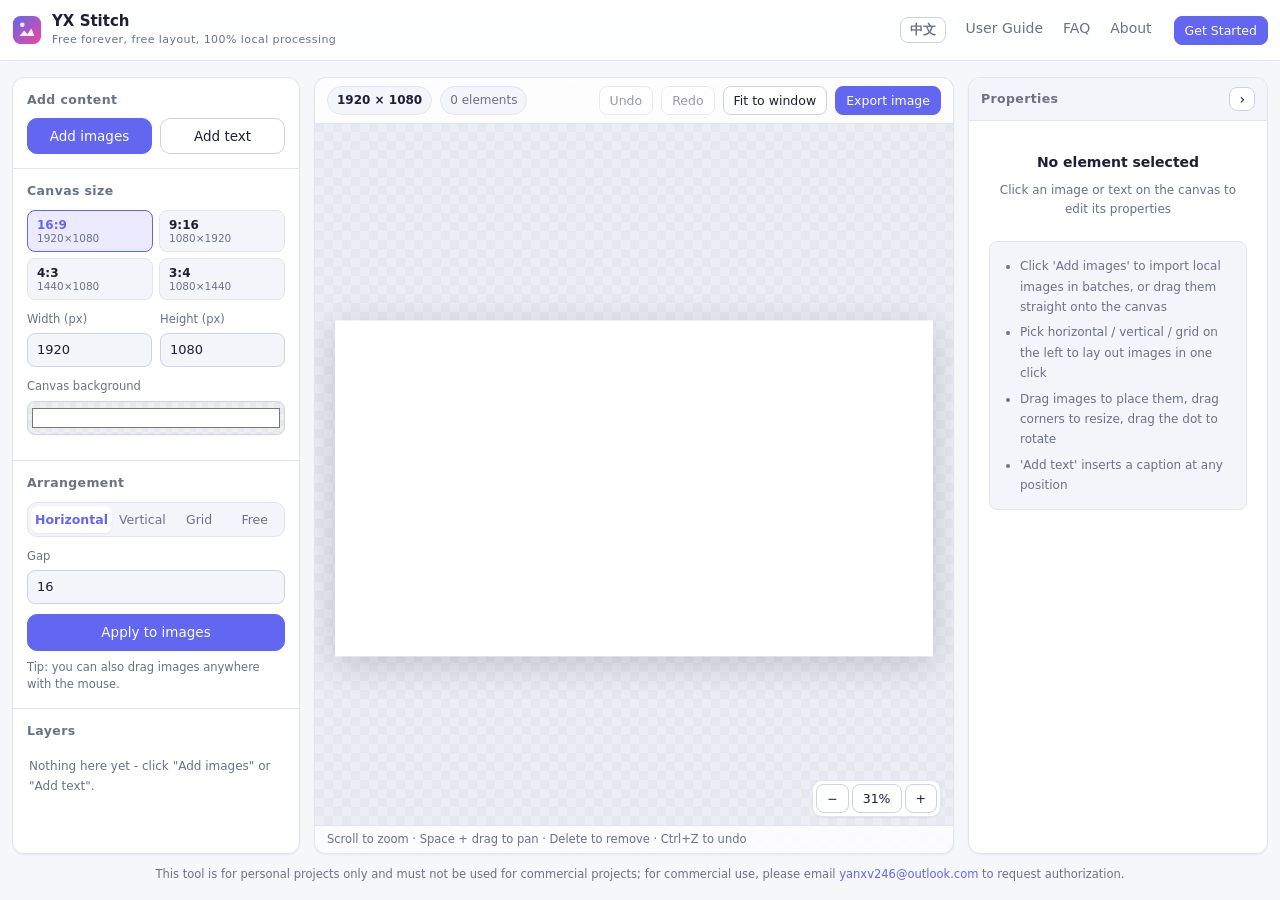
<file: index.html>
<!DOCTYPE html>
<html lang="zh-CN">
<head>
<meta charset="UTF-8">
<meta name="viewport" content="width=device-width, initial-scale=1">
<title>图片拼接工具 - 免费在线多图拼接、排版合成高清长图 | YX拼图</title>
<meta name="description" content="免费在线图片拼接工具：横向、纵向、网格自由排版，自由拖拽缩放图片，任意位置插入文字并设置字号颜色，支持 1920×1080、1080×1920、4:3、3:4 等常用画布比例，一键导出高清 PNG/JPEG，全部在浏览器本地完成，图片不上传不泄露。">
<meta name="keywords" content="图片拼接,多图拼接,图片拼接工具,长图拼接,九宫格拼图,拼图软件,在线拼图,图片排版,图片合成,图片加文字,免费拼图工具">
<meta name="author" content="YX拼图">
<meta name="robots" content="index, follow, max-image-preview:large, max-snippet:-1">
<link rel="canonical" href="https://image-stitch.yanxv.com/">

<!-- Open Graph -->
<meta property="og:type" content="website">
<meta property="og:site_name" content="YX拼图">
<meta property="og:locale" content="zh_CN">
<meta property="og:url" content="https://image-stitch.yanxv.com/">
<meta property="og:title" content="图片拼接工具 - 免费在线多图拼接、排版合成高清长图">
<meta property="og:description" content="横向、纵向、网格自由排版，拖拽缩放图片，任意位置插入文字，一键导出高清大图。全部本地处理，图片不上传。">
<meta property="og:image" content="https://image-stitch.yanxv.com/assets/img/og-home.png">
<meta property="og:image:width" content="1200">
<meta property="og:image:height" content="630">
<meta property="og:image:alt" content="YX拼图图片拼接工具界面预览">

<!-- Twitter -->
<meta name="twitter:card" content="summary_large_image">
<meta name="twitter:title" content="图片拼接工具 - 免费在线多图拼接、排版合成高清长图">
<meta name="twitter:description" content="横向、纵向、网格自由排版，拖拽缩放图片，任意位置插入文字，一键导出高清大图。">
<meta name="twitter:image" content="https://image-stitch.yanxv.com/assets/img/og-home.png">

<meta name="theme-color" content="#6366f1">
<link rel="icon" href="/assets/img/favicon.svg" type="image/svg+xml">
<link rel="apple-touch-icon" href="/assets/img/apple-touch-icon.png">
<link rel="manifest" href="/manifest.webmanifest">

<link rel="stylesheet" href="/assets/css/style.css">

<script type="application/ld+json">
{
  "@context": "https://schema.org",
  "@graph": [
    {
      "@type": "WebSite",
      "@id": "https://image-stitch.yanxv.com/#website",
      "url": "https://image-stitch.yanxv.com/",
      "name": "YX拼图",
      "alternateName": "图片拼接工坊",
      "inLanguage": "zh-CN",
      "publisher": { "@id": "https://image-stitch.yanxv.com/#organization" }
    },
    {
      "@type": "Organization",
      "@id": "https://image-stitch.yanxv.com/#organization",
      "name": "YX拼图",
      "url": "https://image-stitch.yanxv.com/",
      "logo": {
        "@type": "ImageObject",
        "url": "https://image-stitch.yanxv.com/assets/img/logo-512.png",
        "width": 512,
        "height": 512
      }
    },
    {
      "@type": "WebApplication",
      "@id": "https://image-stitch.yanxv.com/#app",
      "name": "在线图片拼接工具",
      "url": "https://image-stitch.yanxv.com/",
      "description": "浏览器内运行的免费图片拼接工具，支持横向/纵向/网格排列、自由拖拽缩放、插入文字并导出高清图片。",
      "applicationCategory": "MultimediaApplication",
      "applicationSubCategory": "Image Editor",
      "operatingSystem": "Windows, macOS, Linux, iOS, Android",
      "browserRequirements": "Requires JavaScript",
      "isAccessibleForFree": true,
      "offers": {
        "@type": "Offer",
        "price": "0",
        "priceCurrency": "CNY"
      },
      "featureList": [
        "常用画布比例快捷设置：16:9、9:16、4:3、3:4",
        "横向排列、纵向排列、网格排列与自由摆放",
        "鼠标自由拖拽、等比缩放、旋转、调整图层顺序",
        "任意位置插入文字，自定义字号、颜色、字体与对齐",
        "本地导出 PNG / JPEG / WebP 高清图片",
        "全部处理在浏览器本地完成，图片不上传服务器"
      ]
    },
    {
      "@type": "FAQPage",
      "@id": "https://image-stitch.yanxv.com/#faq",
      "mainEntity": [
        {
          "@type": "Question",
          "name": "图片拼接工具会上传我的图片吗？",
          "acceptedAnswer": { "@type": "Answer", "text": "不会。图片拼接工具完全运行在浏览器本地，图片的解码、排列与导出都在你的设备上完成，不会上传到任何服务器，因此可以放心处理证件照、合同扫描件等隐私内容。" }
        },
        {
          "@type": "Question",
          "name": "支持哪些常用的画布尺寸？",
          "acceptedAnswer": { "@type": "Answer", "text": "内置 1920×1080（16:9）、1080×1920（9:16）、1440×1080（4:3）、1080×1440（3:4）四个快捷按钮，也可自定义任意宽高像素，也可自定义任意宽高像素。" }
        },
        {
          "@type": "Question",
          "name": "如何把多张图片排成一张长图？",
          "acceptedAnswer": { "@type": "Answer", "text": "先添加图片，在左侧「排列方式」中选择「横向」或「纵向」，再点击「应用到图片」，工具会自动等比缩放并均匀排布；随后可用鼠标自由拖拽微调位置。" }
        },
        {
          "@type": "Question",
          "name": "可以在图片上添加文字吗？",
          "acceptedAnswer": { "@type": "Answer", "text": "可以。点击「添加文字」后在画布上会出现一个文本框，右侧属性面板可设置文字内容、字号、颜色、字体、字重、对齐方式与行高，并可任意拖拽位置。" }
        },
        {
          "@type": "Question",
          "name": "导出的图片清晰度够吗？",
          "acceptedAnswer": { "@type": "Answer", "text": "支持 1× / 2× / 3× 缩放导出。以 1920×1080 画布为例，选择 2× 可导出 3840×2160 的 4K 图片，适合印刷与高清分享。" }
        },
        {
          "@type": "Question",
          "name": "是否收费？有没有水印？",
          "acceptedAnswer": { "@type": "Answer", "text": "完全免费，不限次数，没有水印，也没有登录或付费墙。所有功能在浏览器端直接可用。" }
        }
      ]
    },
    {
      "@type": "BreadcrumbList",
      "@id": "https://image-stitch.yanxv.com/#breadcrumb",
      "itemListElement": [
        { "@type": "ListItem", "position": 1, "name": "首页", "item": "https://image-stitch.yanxv.com/" },
        { "@type": "ListItem", "position": 2, "name": "图片拼接工具", "item": "https://image-stitch.yanxv.com/#tool" }
      ]
    }
  ]
}
</script>
</head>
<body class="page-tool">
<a class="skip-link" href="#tool">跳转到拼接工具</a>

<header class="site-header">
  <div class="wrap header-inner">
    <a class="brand" href="/" aria-label="YX拼图 首页">
      <span class="brand-mark" aria-hidden="true">
        <svg viewBox="0 0 32 32" width="30" height="30" role="presentation">
          <rect x="1" y="1" width="30" height="30" rx="8" fill="url(#bg1)"/>
          <path d="M8 22.5l5-6 3.4 4 4.2-6 3.4 8z" fill="#fff" opacity=".93"/>
          <circle cx="11" cy="10.5" r="2.5" fill="#fff" opacity=".85"/>
          <defs><linearGradient id="bg1" x1="0" y1="0" x2="1" y2="1"><stop offset="0" stop-color="#6366f1"/><stop offset="1" stop-color="#ec4899"/></linearGradient></defs>
        </svg>
      </span>
      <span class="brand-text">YX拼图<em>完全免费，自由排版，纯本地处理</em></span>
    </a>
    <nav class="site-nav" aria-label="主导航">
      <button type="button" class="lang-switch" id="langSwitch" aria-label="Switch to English" title="Switch to English">EN</button>
      <a href="/guide.html">使用教程</a>
      <a href="/faq.html">常见问题</a>
      <a href="/about.html">关于工具</a>
    </nav>
    <a class="btn btn-primary btn-sm header-cta" href="/#tool">开始使用</a>
  </div>
</header>

<main id="main">

<!-- ============ 工具主体 ============ -->
<section class="tool-section" id="tool" aria-label="图片拼接工具">
  <div class="wrap">
    <h1 class="sr-only">免费在线图片拼接工具</h1>
    <div class="app" id="app">
      <!-- 左侧工具面板 -->
      <aside class="panel panel-left" aria-label="工具面板">
        <div class="panel-scroll">

          <section class="panel-section">
            <h2 class="panel-title">添加内容</h2>
            <div class="row">
              <button type="button" class="btn btn-primary" id="addImages">添加图片</button>
              <button type="button" class="btn" id="addText">添加文字</button>
            </div>
            <input type="file" id="fileInput" accept="image/*" multiple hidden>
          </section>

          <section class="panel-section">
            <h2 class="panel-title">画布尺寸</h2>
            <div class="preset-grid" id="canvasPresets"></div>
            <div class="row" style="margin-top:10px">
              <div class="field">
                <label class="field-label" for="canvasW">宽度 (px)</label>
                <input id="canvasW" type="number" min="64" max="8000" step="1" value="1920">
              </div>
              <div class="field">
                <label class="field-label" for="canvasH">高度 (px)</label>
                <input id="canvasH" type="number" min="64" max="8000" step="1" value="1080">
              </div>
            </div>
            <div class="field">
              <label class="field-label" for="canvasBg">画布背景色</label>
              <input id="canvasBg" type="color" value="#ffffff">
            </div>
          </section>

          <section class="panel-section">
            <h2 class="panel-title">排列方式</h2>
            <div class="seg" id="arrangeSeg" role="group" aria-label="排列方式">
              <button type="button" data-arrange="horizontal">横向</button>
              <button type="button" data-arrange="vertical">纵向</button>
              <button type="button" data-arrange="grid">网格</button>
              <button type="button" data-arrange="free">自由</button>
            </div>
            <div class="row" id="arrangeOptions" style="margin-top:10px">
              <div class="field">
                <label class="field-label" for="arrangeGap">间距</label>
                <input id="arrangeGap" type="number" min="0" max="500" step="2" value="16">
              </div>
              <div class="field" id="arrangeColsField">
                <label class="field-label" for="arrangeCols">列数</label>
                <input id="arrangeCols" type="number" min="1" max="10" step="1" value="3">
              </div>
            </div>
            <button type="button" class="btn btn-primary" id="applyArrange" style="width:100%">应用到图片</button>
            <p class="hint">提示：也可以直接用鼠标把图片拖到任意位置。</p>
          </section>

          <section class="panel-section">
            <h2 class="panel-title">图层 <span class="panel-title-extra" id="layerCount"></span></h2>
            <div class="layer-list" id="layerList"></div>
          </section>

        </div>
      </aside>

      <!-- 中间画布工作区 -->
      <section class="workspace" aria-label="画布编辑区">
        <div class="workspace-toolbar">
          <span class="chip" id="canvasSizeLabel">1920 × 1080</span>
          <span class="chip chip-muted" id="elementCount">0 个元素</span>
          <div class="spacer"></div>
          <button type="button" class="btn btn-sm" id="undoBtn" title="撤销 (Ctrl+Z)" disabled>撤销</button>
          <button type="button" class="btn btn-sm" id="redoBtn" title="重做 (Ctrl+Y)" disabled>重做</button>
          <button type="button" class="btn btn-sm" id="fitBtn">适应窗口</button>
          <button type="button" class="btn btn-sm btn-primary" id="exportBtn">导出图片</button>
        </div>

        <div class="canvas-viewport" id="viewport">
          <div class="canvas-stage" id="canvasStage">
            <canvas id="canvas" width="1920" height="1080"></canvas>
          </div>
          <div class="drop-hint" id="dropHint" hidden>松开鼠标即可添加图片</div>
        </div>

        <div class="zoom-bar">
          <button type="button" class="btn btn-sm" id="zoomOut" aria-label="缩小">−</button>
          <button type="button" class="btn btn-sm" id="zoomLevel" title="重置为 100%">100%</button>
          <button type="button" class="btn btn-sm" id="zoomIn" aria-label="放大">+</button>
        </div>

        <div class="status-bar">
          <span id="statusHint">滚轮缩放 · 空格 + 拖拽平移 · Delete 删除 · Ctrl+Z 撤销</span>
        </div>
      </section>

      <!-- 右侧属性面板 -->
      <aside class="panel panel-right" id="inspectorPanel" aria-label="属性面板">
        <div class="panel-head">
          <h2 class="panel-title">属性</h2>
          <button type="button" class="btn btn-sm panel-toggle" id="toggleInspector"
                  aria-expanded="true" aria-controls="inspectorContent" title="收起属性面板">›</button>
        </div>
        <div class="panel-scroll" id="inspectorContent">
          <div class="empty-state" id="inspectorEmpty">
            <strong>未选中元素</strong>
            <small>点击画布上的图片或文字即可编辑属性</small>
            <ul class="empty-tips">
              <li>点击「添加图片」批量导入本地图片，也可直接拖入画布</li>
              <li>左侧选择横向 / 纵向 / 网格，一键自动排版</li>
              <li>拖动图片自由摆放，拖角缩放、拖圆点旋转</li>
              <li>「添加文字」可在任意位置插入说明文字</li>
            </ul>
          </div>

          <div id="inspectorBody" hidden>
            <section class="panel-section">
              <h2 class="panel-title">位置与尺寸</h2>
              <div class="row">
                <div class="field">
                  <label class="field-label" for="propX">X</label>
                  <input id="propX" type="number" step="1">
                </div>
                <div class="field">
                  <label class="field-label" for="propY">Y</label>
                  <input id="propY" type="number" step="1">
                </div>
              </div>
              <div class="row">
                <div class="field">
                  <label class="field-label" for="propW">宽</label>
                  <input id="propW" type="number" step="1">
                </div>
                <div class="field">
                  <label class="field-label" for="propH">高</label>
                  <input id="propH" type="number" step="1">
                </div>
              </div>
              <div class="field">
                <label class="field-label" for="propRot">旋转 (°)</label>
                <input id="propRot" type="number" step="1" min="-360" max="360" value="0">
              </div>
              <div class="field">
                <label class="field-label" for="propOpacity">不透明度 <span class="val" id="propOpacityVal">100%</span></label>
                <input id="propOpacity" type="range" min="0" max="100" step="1" value="100">
              </div>
            </section>

            <section class="panel-section" id="imageProps" hidden>
              <h2 class="panel-title">图片</h2>
              <div class="field">
                <label class="field-label" for="propRadius">圆角 <span class="val" id="propRadiusVal">0</span></label>
                <input id="propRadius" type="range" min="0" max="200" step="1" value="0">
              </div>
              <div class="field">
                <label class="field-label" for="propFit">填充方式</label>
                <select id="propFit">
                  <option value="cover">裁剪填充</option>
                  <option value="contain">完整显示</option>
                  <option value="fill">拉伸铺满</option>
                </select>
              </div>
              <div class="row">
                <button type="button" class="btn btn-sm" id="replaceImage">替换图片</button>
                <button type="button" class="btn btn-sm" id="resetCrop">重置尺寸</button>
              </div>
              <input type="file" id="replaceInput" accept="image/*" hidden>
            </section>

            <section class="panel-section" id="textProps" hidden>
              <h2 class="panel-title">文字</h2>
              <div class="field">
                <label class="field-label" for="propText">内容</label>
                <textarea id="propText" rows="3" placeholder="输入文字内容"></textarea>
              </div>
              <div class="row">
                <div class="field">
                  <label class="field-label" for="propFontSize">字号</label>
                  <input id="propFontSize" type="number" min="8" max="800" step="1" value="48">
                </div>
                <div class="field">
                  <label class="field-label" for="propColor">颜色</label>
                  <input id="propColor" type="color" value="#ffffff">
                </div>
              </div>
              <div class="field">
                <label class="field-label" for="propFontFamily">字体</label>
                <select id="propFontFamily">
                  <option value="system-ui, 'Microsoft YaHei', 'PingFang SC', sans-serif">系统默认（黑体）</option>
                  <option value="'Microsoft YaHei', 'PingFang SC', sans-serif">微软雅黑</option>
                  <option value="'PingFang SC', 'Hiragino Sans GB', sans-serif">苹方</option>
                  <option value="'SimSun', 'Songti SC', serif">宋体</option>
                  <option value="'SimHei', 'Heiti SC', sans-serif">黑体</option>
                  <option value="'KaiTi', 'STKaiti', serif">楷体</option>
                  <option value="'FangSong', 'STFangsong', serif">仿宋</option>
                  <option value="'LiSu', 'STLiti', serif">隶书</option>
                  <option value="Georgia, 'Times New Roman', serif">Georgia</option>
                  <option value="'Courier New', monospace">等宽</option>
                </select>
              </div>
              <div class="row">
                <div class="field">
                  <label class="field-label" for="propFontWeight">字重</label>
                  <select id="propFontWeight">
                    <option value="300">纤细</option>
                    <option value="400">常规</option>
                    <option value="500">中等</option>
                    <option value="700">加粗</option>
                    <option value="900">特粗</option>
                  </select>
                </div>
                <div class="field">
                  <label class="field-label" for="propTextAlign">对齐</label>
                  <select id="propTextAlign">
                    <option value="left">左对齐</option>
                    <option value="center">居中</option>
                    <option value="right">右对齐</option>
                  </select>
                </div>
              </div>
              <div class="field">
                <label class="field-label" for="propLineHeight">行高 <span class="val" id="propLineHeightVal">1.3</span></label>
                <input id="propLineHeight" type="range" min="0.8" max="3" step="0.05" value="1.3">
              </div>
              <div class="field">
                <label class="field-label" for="propTextShadow">文字阴影</label>
                <select id="propTextShadow">
                  <option value="none">无</option>
                  <option value="soft">柔和</option>
                  <option value="strong">强烈</option>
                </select>
              </div>
            </section>

            <section class="panel-section">
              <h2 class="panel-title">操作</h2>
              <div class="row">
                <button type="button" class="btn btn-sm" id="dupBtn">复制</button>
                <button type="button" class="btn btn-sm" id="frontBtn">置顶</button>
                <button type="button" class="btn btn-sm" id="backBtn">置底</button>
              </div>
              <div class="row" style="margin-top:8px">
                <button type="button" class="btn btn-sm btn-danger" id="delBtn">删除元素</button>
              </div>
            </section>
          </div>
        </div>
      </aside>
    </div>

    <noscript>
      <div class="note note-warn">图片拼接工具需要启用 JavaScript 才能使用。请在浏览器设置中开启 JavaScript 后刷新页面。</div>
    </noscript>

    <p class="hint" style="text-align:center;margin-top:12px">本工具仅可用于个人项目，不可用于商业项目；如需商业使用，请发送邮件至 <a href="mailto:yanxv246@outlook.com">yanxv246@outlook.com</a> 取得授权。</p>
  </div>
</section>

<!-- ============ SEO 内容区 ============ -->
<section class="seo-block" aria-labelledby="feat-title">
  <div class="wrap">
    <h2 id="feat-title" class="section-title">图片拼接工具能做什么</h2>
    <p class="section-lead">一个浏览器里就能完成全部拼接工作的轻量工具：从选画布比例到排版、加字、导出，全程无需安装、无需登录。</p>
    <div class="grid-3">
      <article class="card">
        <h3>快捷画布比例</h3>
        <p>内置 1920×1080（16:9）、1080×1920（9:16）、1440×1080（4:3）、1080×1440（3:4）、1200×1200（1:1）等一键按钮，也能自定义任意像素尺寸，适配海报、手机屏与社媒封面。</p>
      </article>
      <article class="card">
        <h3>横向 / 纵向 / 网格排列</h3>
        <p>选好排列方式后一键套用：横向生成横向长图，纵向生成竖版长图，网格自动计算行列。自动等比缩放不会让图片变形，之后还能逐张微调。</p>
      </article>
      <article class="card">
        <h3>自由拖拽与缩放</h3>
        <p>鼠标按住即可拖动位置，拖拽四角控制点等比缩放、拖拽顶部圆点旋转，支持多选、复制、调整图层顺序，吸附画布边缘与中心线。</p>
      </article>
      <article class="card">
        <h3>任意位置插入文字</h3>
        <p>文字同样是可拖动的图层，可以设置字号、颜色、字体、字重、对齐方式与行高，加标题、注释、水印、日期都很方便。</p>
      </article>
      <article class="card">
        <h3>高清导出</h3>
        <p>支持 PNG、JPEG、WebP 三种格式，1×/2×/3× 缩放导出。以 1920×1080 为例，2× 导出即 3840×2160，满足印刷与 4K 分发需求。</p>
      </article>
      <article class="card">
        <h3>本地处理更安心</h3>
        <p>所有运算都在浏览器本地完成，图片不会离开你的设备。证件照、合同、素材原图都可以放心处理。</p>
      </article>
    </div>
  </div>
</section>

<section class="seo-block seo-alt" aria-labelledby="how-title">
  <div class="wrap">
    <h2 id="how-title" class="section-title">三步做好一张拼接图</h2>
    <div class="steps">
      <div class="step">
        <span class="step-num">1</span>
        <div>
          <h3>设置画布尺寸</h3>
          <p>在左侧「画布尺寸」里点击一个比例快捷按钮（如 16:9），或直接填写宽高像素数，同时挑选画布背景色。</p>
        </div>
      </div>
      <div class="step">
        <span class="step-num">2</span>
        <div>
          <h3>添加图片并选择排列方式</h3>
          <p>点击「添加图片」批量选择本地图片，或直接把图片拖进画布区域。再选择横向 / 纵向 / 网格，点击「应用到图片」自动排布。</p>
        </div>
      </div>
      <div class="step">
        <span class="step-num">3</span>
        <div>
          <h3>微调、加字并导出</h3>
          <p>拖拽调整每张图片的位置与大小，用「添加文字」插入说明文字，最后在右上角点击「导出图片」选择格式与倍率即可下载。</p>
        </div>
      </div>
    </div>
    <div class="cta-band">
      <div>
        <h3>现在就动手拼一张试试</h3>
        <p>无需注册，打开即用，导出不带任何水印。</p>
      </div>
      <a class="btn btn-primary" href="/#tool">开始拼接</a>
    </div>
  </div>
</section>

<section class="seo-block" aria-labelledby="size-title">
  <div class="wrap">
    <h2 id="size-title" class="section-title">常用画布尺寸对照表</h2>
    <p class="section-lead">以下比例覆盖了海报、短视频封面、社交媒体图文与电商主图的常见需求，点击表格中的尺寸即可快速套用。</p>
    <div class="table-wrap">
      <table>
        <caption>YX拼图支持的常用画布尺寸与适用场景</caption>
        <thead>
          <tr><th scope="col">尺寸（px）</th><th scope="col">比例</th><th scope="col">常见用途</th></tr>
        </thead>
        <tbody>
          <tr><td>1920 × 1080</td><td>16:9</td><td>高清屏幕封面、视频封面、PPT 背景</td></tr>
          <tr><td>1080 × 1920</td><td>9:16</td><td>手机竖屏、短视频封面、Story</td></tr>
          <tr><td>1440 × 1080</td><td>4:3</td><td>传统显示比例、文档与图文排版</td></tr>
          <tr><td>1080 × 1440</td><td>3:4</td><td>社交媒体竖版图文、小红书封面</td></tr>
          <tr><td>1200 × 1200</td><td>1:1</td><td>电商主图、头像、方形分享图</td></tr>
          <tr><td>1920 × 1280</td><td>3:2</td><td>摄影集、摄影博客横图</td></tr>
          <tr><td>1280 × 1920</td><td>2:3</td><td>海报、竖版排版</td></tr>
          <tr><td>750 × 1334</td><td>9:16</td><td>移动端 H5 页面全屏图</td></tr>
        </tbody>
      </table>
    </div>
  </div>
</section>

<section class="seo-block seo-alt" aria-labelledby="faq-title">
  <div class="wrap">
    <h2 id="faq-title" class="section-title">图片拼接常见问题</h2>
    <div class="faq-list">
      <details class="faq-item" open>
        <summary>图片会上传到服务器吗？</summary>
        <p>不会。图片的读取、排版和导出全部在浏览器本地完成，文件不会离开你的电脑，因此处理隐私截图、证件或内部素材也无需担心。</p>
      </details>
      <details class="faq-item">
        <summary>怎样把多张照片排成一条长图？</summary>
        <p>添加图片后，在左侧「排列方式」选择「纵向」，点击「应用到图片」，工具会按画布高度自动等比缩放并依次排布。如果画布是竖版的，再选择「横向」即可得到横向长图。</p>
      </details>
      <details class="faq-item">
        <summary>可以加文字吗？文字能放在任意位置吗？</summary>
        <p>可以。点击「添加文字」会创建一个文本图层，拖动即可改变位置，右侧面板可设置字号、颜色、字体、字重、对齐与行高。</p>
      </details>
      <details class="faq-item">
        <summary>导出图片会变形吗？清晰度如何？</summary>
        <p>不会变形。自动排列始终保持图片原始宽高比，导出倍率可选 1×、2×、3×，2× 即可得到 4K 级别输出。</p>
      </details>
      <details class="faq-item">
        <summary>支持哪些图片格式？</summary>
        <p>支持浏览器可解码的常见格式：JPG / JPEG、PNG、GIF、WebP、AVIF、BMP 等，浏览器会自动解码为位图处理。</p>
      </details>
      <details class="faq-item">
        <summary>手机上能用吗？</summary>
        <p>可以。工具已适配移动端触控操作（单指拖动、双指缩放），画板在窄屏下会自动切换为上下布局。</p>
      </details>
    </div>
    <p class="more-link">还有疑问？查看完整的<a href="/faq.html">常见问题页面</a>。</p>
  </div>
</section>

</main>

<footer class="site-footer">
  <div class="wrap footer-inner">
    <div class="footer-brand">
      <span class="brand-text">YX拼图<em>完全免费，自由排版，纯本地处理</em></span>
      <p>浏览器内运行的图片拼接与排版工具，支持多图排列、自由拖拽、加字与高清导出，图片不上传、不存储、不打水印。</p>
    </div>
    <nav class="footer-links" aria-label="页脚导航">
      <h2>工具</h2>
      <a href="/guide.html">使用教程</a>
      <a href="/faq.html">常见问题</a>
    </nav>
    <nav class="footer-links" aria-label="关于">
      <h2>关于</h2>
      <a href="/about.html">关于工具</a>
      <a href="/privacy.html">隐私政策</a>
      <a href="/sitemap.xml">网站地图</a>
    </nav>
  </div>
  <div class="wrap footer-bottom">
    <p>© <span id="year">2026</span> YX拼图 · 免费图片拼接工具 · 站点地图：<a href="/sitemap.xml">sitemap.xml</a></p>
  </div>
</footer>

<!-- 文档弹窗（使用教程 / 常见问题 / 关于工具） -->
<div class="modal" id="docModal" hidden role="dialog" aria-modal="true" aria-labelledby="docModalTitle">
  <div class="modal-card modal-card-doc">
    <div class="modal-head">
      <h2 id="docModalTitle">文档</h2>
      <button type="button" class="btn btn-sm" id="docModalClose" aria-label="关闭">✕</button>
    </div>
    <div class="modal-body doc-modal-body" id="docModalBody"></div>
  </div>
</div>

<!-- 导出弹窗 -->
<div class="modal" id="exportModal" hidden role="dialog" aria-modal="true" aria-labelledby="exportTitle">
  <div class="modal-card">
    <div class="modal-head">
      <h2 id="exportTitle">导出图片</h2>
      <button type="button" class="btn btn-sm" id="exportClose" aria-label="关闭">✕</button>
    </div>
    <div class="modal-body">
      <div class="field">
        <label class="field-label" for="exportFormat">文件格式</label>
        <select id="exportFormat">
          <option value="png">PNG（无损，支持透明）</option>
          <option value="jpeg">JPEG（有损，体积小）</option>
          <option value="webp">WebP（高压缩比）</option>
        </select>
      </div>
      <div class="field" id="exportQualityField" hidden>
        <label class="field-label" for="exportQuality">画质 <span class="val" id="exportQualityVal">92%</span></label>
        <input id="exportQuality" type="range" min="50" max="100" step="1" value="92">
      </div>
      <div class="field">
        <label class="field-label" for="exportScale">导出倍率</label>
        <select id="exportScale">
          <option value="1">1× 原始尺寸</option>
          <option value="2" selected>2× 高清（推荐）</option>
          <option value="3">3× 超高清</option>
        </select>
      </div>
      <div class="field">
        <label class="field-label" for="exportName">文件名</label>
        <input id="exportName" type="text" value="拼图导出">
      </div>
      <p class="hint" id="exportSizeHint"></p>
    </div>
    <div class="modal-foot">
      <button type="button" class="btn" id="exportCancel">取消</button>
      <button type="button" class="btn btn-primary" id="exportConfirm">导出并下载</button>
    </div>
  </div>
</div>

<div class="toast" id="toast" hidden role="status" aria-live="polite"></div>

<script src="/assets/js/store.js"></script>
<script src="/assets/js/elements.js"></script>
<script src="/assets/js/render.js"></script>
<script src="/assets/js/arrange.js"></script>
<script src="/assets/js/exporter.js"></script>
<script src="/assets/js/ui.js"></script>
<script src="/assets/js/main.js"></script>
<script src="/assets/js/i18n.js"></script>
<script src="/assets/js/docmodal.js"></script>
</body>
</html>
</file>
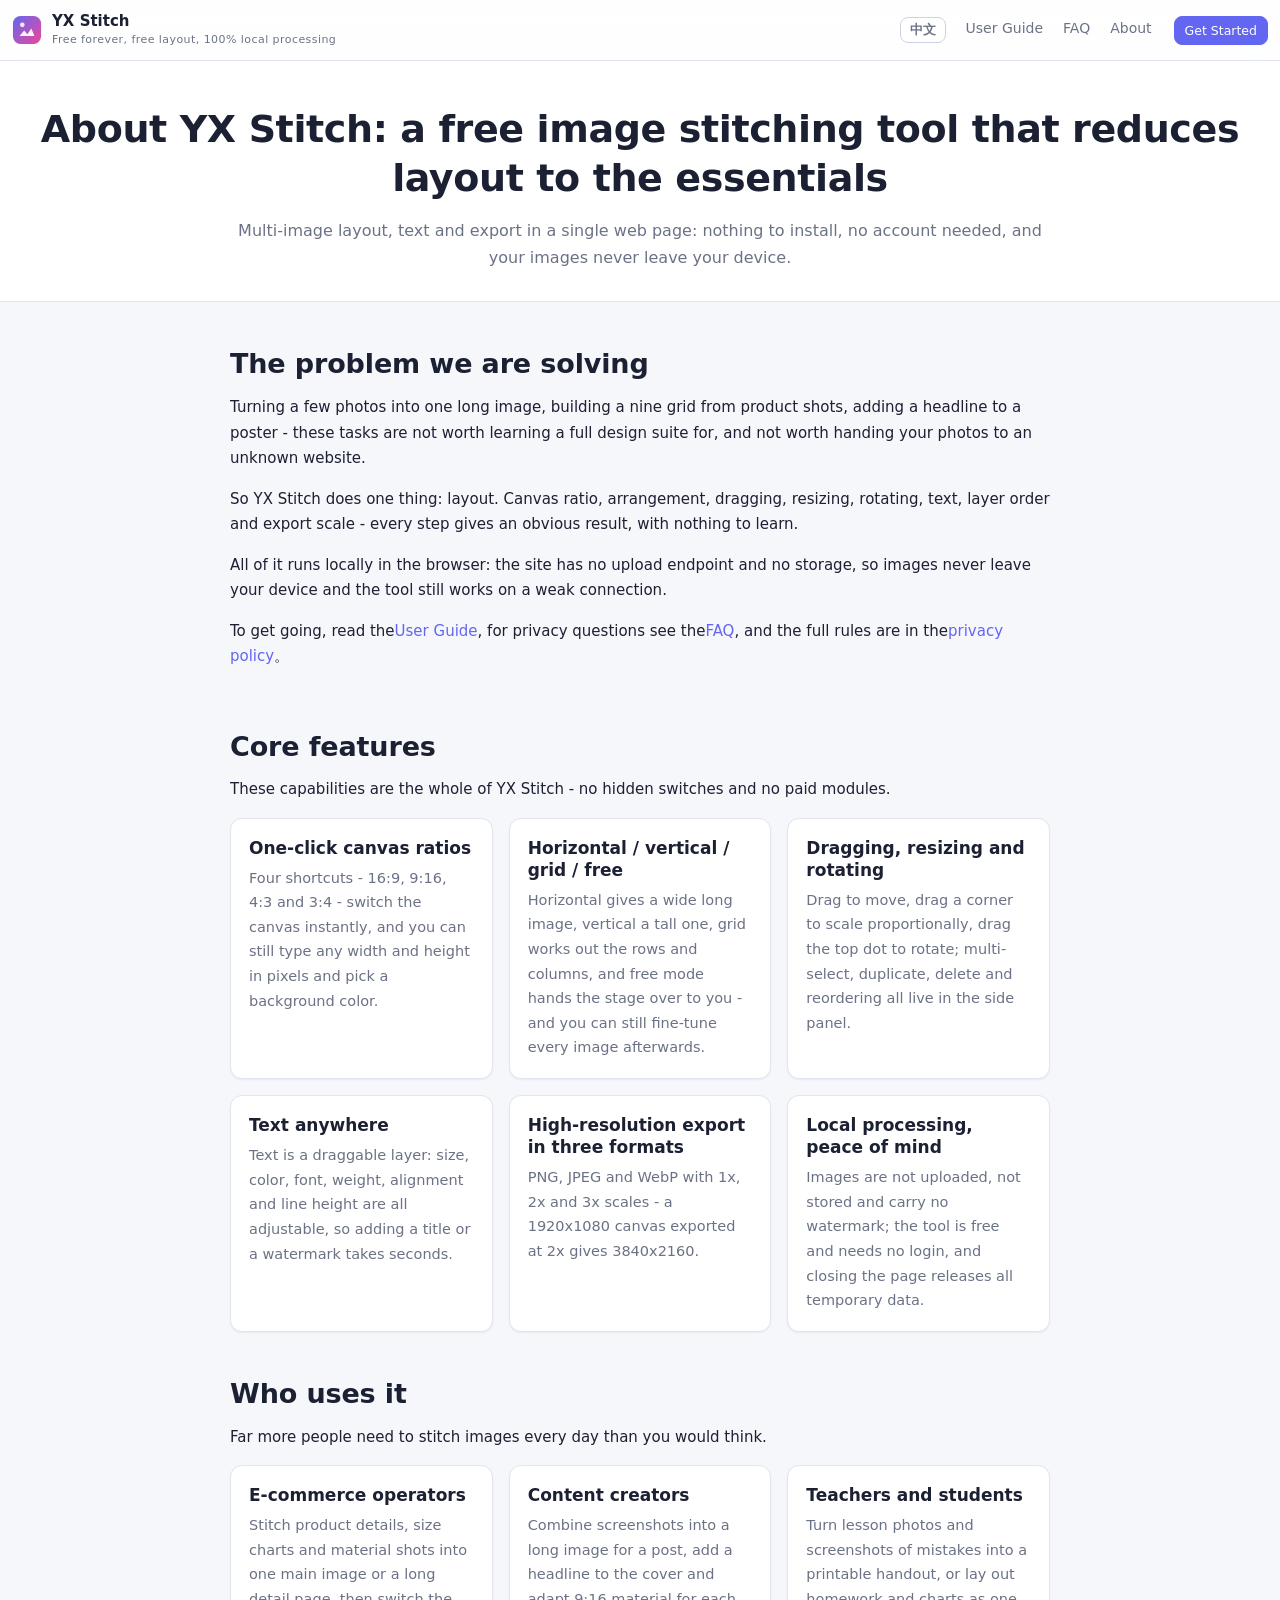
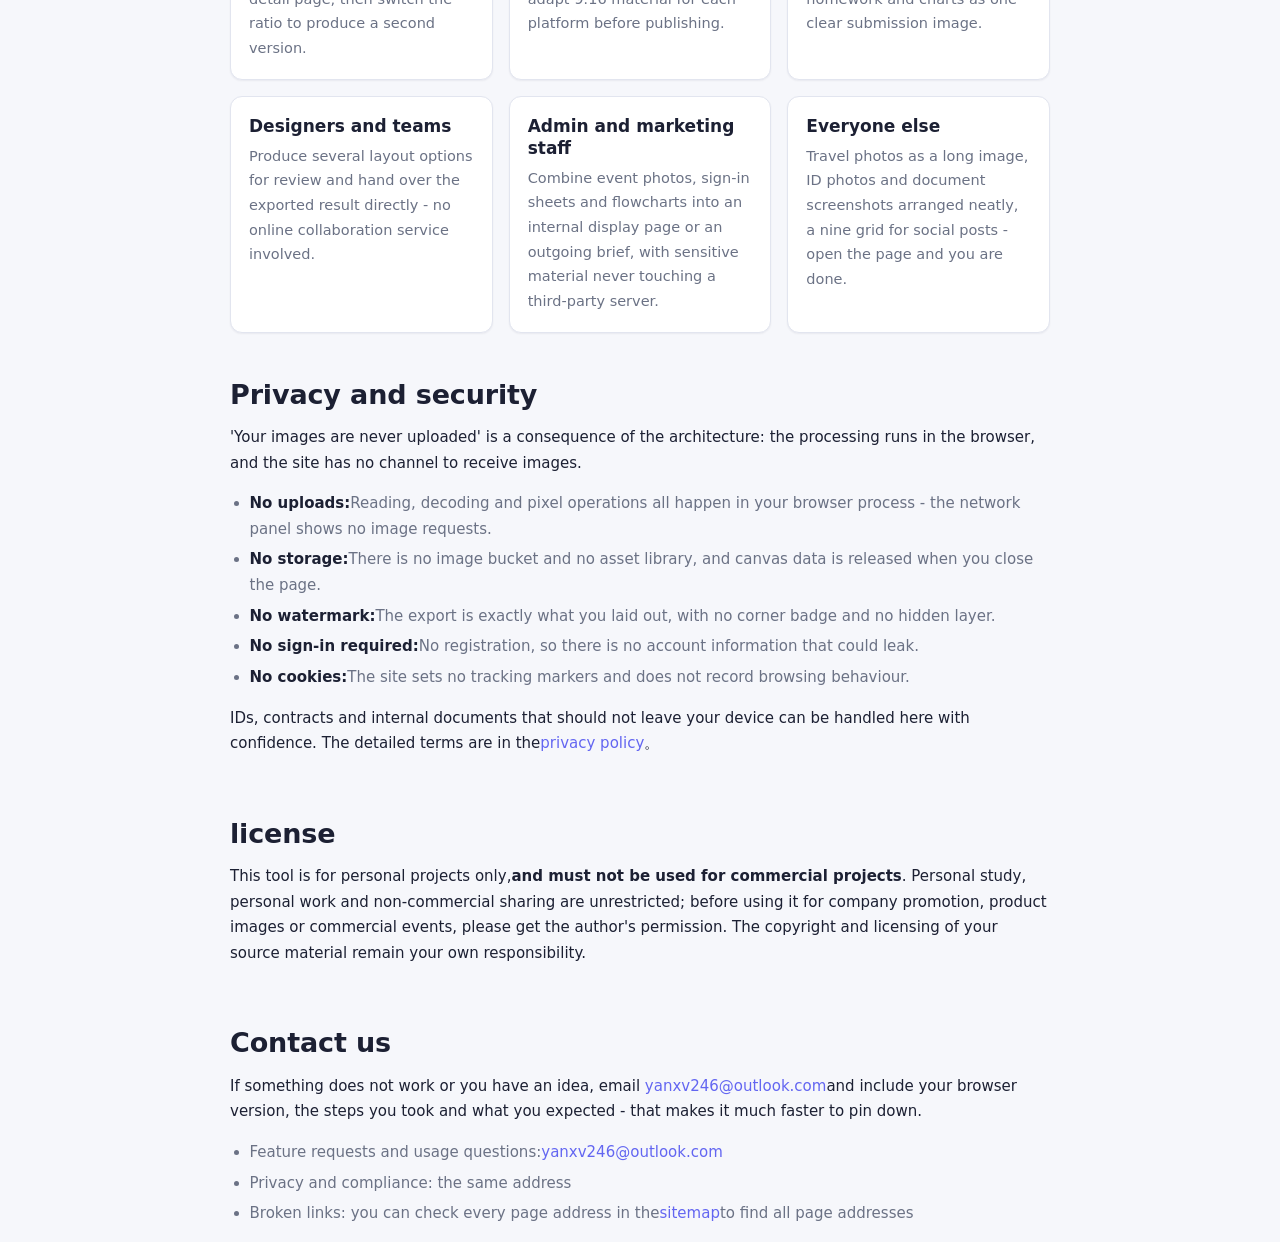
<file: about.html>
<!DOCTYPE html>
<html lang="zh-CN">
<head>
<meta charset="UTF-8">
<meta name="viewport" content="width=device-width, initial-scale=1">
<title>关于YX拼图 - 免费在线图片拼接工具的定位、特性与隐私承诺</title>
<meta name="description" content="YX拼图是一个完全在浏览器本地运行的免费图片拼接工具，提供横向、纵向、网格与自由排版，支持拖拽缩放、插入文字与 PNG/JPEG/WebP 高清导出。本文说明工具定位、核心特性、适用人群、隐私承诺与使用许可。">
<meta name="keywords" content="关于YX拼图,图片拼接工具介绍,免费拼图工具,在线图片拼接,图片排版工具,本地图片处理,隐私友好工具">
<meta name="author" content="YX拼图">
<meta name="robots" content="index, follow, max-image-preview:large">
<link rel="canonical" href="https://image-stitch.yanxv.com/about.html">

<!-- Open Graph -->
<meta property="og:type" content="website">
<meta property="og:site_name" content="YX拼图">
<meta property="og:locale" content="zh_CN">
<meta property="og:url" content="https://image-stitch.yanxv.com/about.html">
<meta property="og:title" content="关于YX拼图 - 免费在线图片拼接工具的定位、特性与隐私承诺">
<meta property="og:description" content="了解YX拼图为何诞生、它与修图软件和传统在线拼图站有什么不同、谁在用，以及本地处理带来的隐私承诺。">
<meta property="og:image" content="https://image-stitch.yanxv.com/assets/img/og-home.png">
<meta property="og:image:width" content="1200">
<meta property="og:image:height" content="630">
<meta property="og:image:alt" content="YX拼图图片拼接工具界面预览">

<!-- Twitter -->
<meta name="twitter:card" content="summary_large_image">
<meta name="twitter:title" content="关于YX拼图 - 免费在线图片拼接工具的定位、特性与隐私承诺">
<meta name="twitter:description" content="了解YX拼图为何诞生、它与修图软件和传统在线拼图站有什么不同、谁在用，以及本地处理带来的隐私承诺。">
<meta name="twitter:image" content="https://image-stitch.yanxv.com/assets/img/og-home.png">

<meta name="theme-color" content="#6366f1">
<link rel="icon" href="/assets/img/favicon.svg" type="image/svg+xml">
<link rel="apple-touch-icon" href="/assets/img/apple-touch-icon.png">
<link rel="manifest" href="/manifest.webmanifest">

<link rel="stylesheet" href="/assets/css/style.css">

<script type="application/ld+json">
{
  "@context": "https://schema.org",
  "@graph": [
    {
      "@type": "BreadcrumbList",
      "@id": "https://image-stitch.yanxv.com/about.html#breadcrumb",
      "itemListElement": [
        {
          "@type": "ListItem",
          "position": 1,
          "name": "首页",
          "item": "https://image-stitch.yanxv.com/"
        },
        {
          "@type": "ListItem",
          "position": 2,
          "name": "关于工具",
          "item": "https://image-stitch.yanxv.com/about.html"
        }
      ]
    },
    {
      "@type": "AboutPage",
      "@id": "https://image-stitch.yanxv.com/about.html#webpage",
      "url": "https://image-stitch.yanxv.com/about.html",
      "name": "关于YX拼图 - 免费在线图片拼接工具的定位、特性与隐私承诺",
      "description": "YX拼图是一个完全在浏览器本地运行的免费图片拼接工具，提供横向、纵向、网格与自由排版，支持拖拽缩放、插入文字与高清导出。",
      "inLanguage": "zh-CN",
      "isPartOf": { "@id": "https://image-stitch.yanxv.com/#website" },
      "about": { "@id": "https://image-stitch.yanxv.com/#app" },
      "breadcrumb": { "@id": "https://image-stitch.yanxv.com/about.html#breadcrumb" },
      "mainEntity": { "@id": "https://image-stitch.yanxv.com/#organization" }
    },
    {
      "@type": "Organization",
      "@id": "https://image-stitch.yanxv.com/#organization",
      "name": "YX拼图",
      "alternateName": "图片拼接工坊",
      "url": "https://image-stitch.yanxv.com/",
      "description": "YX拼图提供完全在浏览器本地运行的免费图片拼接工具，图片不上传、不存储、不加水印。",
      "logo": {
        "@type": "ImageObject",
        "url": "https://image-stitch.yanxv.com/assets/img/logo-512.png",
        "width": 512,
        "height": 512
      }
    }
  ]
}
</script>
</head>
<body class="page-doc">
<a class="skip-link" href="#main">跳转到主要内容</a>

<header class="site-header">
  <div class="wrap header-inner">
    <a class="brand" href="/" aria-label="YX拼图 首页">
      <span class="brand-mark" aria-hidden="true">
        <svg viewBox="0 0 32 32" width="30" height="30" role="presentation">
          <rect x="1" y="1" width="30" height="30" rx="8" fill="url(#bg1)"/>
          <path d="M8 22.5l5-6 3.4 4 4.2-6 3.4 8z" fill="#fff" opacity=".93"/>
          <circle cx="11" cy="10.5" r="2.5" fill="#fff" opacity=".85"/>
          <defs><linearGradient id="bg1" x1="0" y1="0" x2="1" y2="1"><stop offset="0" stop-color="#6366f1"/><stop offset="1" stop-color="#ec4899"/></linearGradient></defs>
        </svg>
      </span>
      <span class="brand-text">YX拼图<em>完全免费，自由排版，纯本地处理</em></span>
    </a>
    <nav class="site-nav" aria-label="主导航">
      <button type="button" class="lang-switch" id="langSwitch" aria-label="Switch to English" title="Switch to English">EN</button>
      <a href="/guide.html">使用教程</a>
      <a href="/faq.html">常见问题</a>
      <a href="/about.html">关于工具</a>
    </nav>
    <a class="btn btn-primary btn-sm header-cta" href="/#tool">开始使用</a>
  </div>
</header>

<main id="main">

<section class="page-head">
  <div class="wrap">
    <h1>关于YX拼图：一个把「排版」做到极简的免费图片拼接工具</h1>
    <p class="page-lead">多图排版、加字、导出，压缩进一个网页：无需安装、无需注册，图片全程不离开你的设备。</p>
  </div>
</section>

<section class="wrap" aria-labelledby="why-title">
  <div class="prose">
    <h2 id="why-title">我们在解决什么问题</h2>
    <p>把几张照片排成一张长图、把商品图拼成九宫格、给海报加一句标题——这些需求不值得为它学一套专业软件，更不值得把照片交给陌生的在线网站。</p>
    <p>所以YX拼图只做排版：画布比例、排列方式、拖拽缩放旋转、文字、图层顺序、导出倍率，每一步都对应明确结果，不需要学习成本。</p>
    <p>所有处理都在浏览器本地完成，站点没有上传接口，也没有存储空间：图片不离开设备，弱网环境下照样能用。</p>
    <p>上手看<a href="/guide.html">使用教程</a>，隐私问题看<a href="/faq.html">常见问题</a>，完整规则见<a href="/privacy.html">隐私政策</a>。</p>
  </div>
</section>

<section class="wrap" aria-labelledby="feature-title">
  <div class="prose">
    <h2 id="feature-title">核心特性</h2>
    <p>这些能力构成了YX拼图的全部功能，没有隐藏开关，也没有付费模块。</p>
  </div>
  <div class="grid-3">
    <article class="card">
      <h3>常用画布比例一键设置</h3>
      <p>内置 16:9、9:16、4:3、3:4 四个快捷按钮，点一下即切换画布，也能手动填写任意宽高像素并设置背景色。</p>
    </article>
    <article class="card">
      <h3>横向 / 纵向 / 网格 / 自由</h3>
      <p>横向出宽长图，纵向出竖版长图，网格自动算行列，「自由」完全交给你；切换后仍可逐张微调。</p>
    </article>
    <article class="card">
      <h3>拖拽、缩放与旋转</h3>
      <p>按住拖动改位置，拖边角等比缩放，拖顶部圆点旋转；多选、复制、删除、调层级都在侧边面板完成。</p>
    </article>
    <article class="card">
      <h3>任意位置插入文字</h3>
      <p>文字是可拖动的图层，字号、颜色、字体、字重、对齐与行高都能逐项调整，加标题或做水印都很快。</p>
    </article>
    <article class="card">
      <h3>高清导出三种格式</h3>
      <p>支持 PNG、JPEG、WebP 与 1×/2×/3× 倍率，1920×1080 的画布用 2× 即得 3840×2160。</p>
    </article>
    <article class="card">
      <h3>本地处理更安心</h3>
      <p>图片不上传、不存储、不带水印，工具完全免费且无需登录，关掉页面即释放全部临时数据。</p>
    </article>
  </div>
</section>

<section class="wrap" aria-labelledby="who-title">
  <div class="prose">
    <h2 id="who-title">谁在用它</h2>
    <p>日常需要拼图的人比想象中更多。</p>
  </div>
  <div class="grid-3">
    <article class="card">
      <h3>电商运营</h3>
      <p>把商品细节图、尺码说明拼成主图或详情长图，同一套素材换比例即可再出一版。</p>
    </article>
    <article class="card">
      <h3>自媒体创作者</h3>
      <p>截图拼成长图做图文，给封面加标题文字，9:16 素材适配多平台后直接发布。</p>
    </article>
    <article class="card">
      <h3>教师与学生</h3>
      <p>课件照片、错题截图拼成可打印讲义，作业与图表排成一张提交图。</p>
    </article>
    <article class="card">
      <h3>设计师与团队协作</h3>
      <p>快速产出多版排版方案供评审，导出成品直接交付，不依赖任何在线协作服务。</p>
    </article>
    <article class="card">
      <h3>行政与市场人员</h3>
      <p>活动照片、签到表拼成内部展示页或外发简报，敏感材料不经过第三方服务器。</p>
    </article>
    <article class="card">
      <h3>普通用户</h3>
      <p>旅行照片拼长图、证件照排版、朋友圈九宫格，打开网页就能完成。</p>
    </article>
  </div>
</section>

<section class="wrap" aria-labelledby="privacy-title">
  <div class="prose">
    <h2 id="privacy-title">隐私与安全承诺</h2>
    <p>「图片不上传」来自架构本身：处理逻辑跑在浏览器里，站点没有接收图片的通道。</p>
    <ul>
      <li><strong>不上传：</strong>读取、解码与像素运算都在浏览器进程中完成，网络面板里看不到图片请求。</li>
      <li><strong>不存储：</strong>没有图片存储桶与素材库，关闭页面后画布数据随之释放。</li>
      <li><strong>不加水印：</strong>导出结果就是你排版的结果，没有角标与隐藏图层。</li>
      <li><strong>不要求登录：</strong>无需注册，也没有账号信息可以泄露。</li>
      <li><strong>不使用 Cookie：</strong>站点不投放追踪标记，不记录浏览轨迹。</li>
    </ul>
    <p>证件、合同、内部文档等不宜外传的材料，可以放心在这里处理。详细条款见<a href="/privacy.html">隐私政策</a>。</p>
  </div>
</section>

<section class="wrap" aria-labelledby="license-title">
  <div class="prose">
    <h2 id="license-title">使用许可</h2>
    <p>本工具仅可用于个人项目，<b>不可用于商业项目</b>。个人学习、作品与非商业分享不受限；用于企业宣传、商品主图、商业活动等场景前，请先取得作者授权。素材本身的版权与授权也需要你自己确认。</p>
  </div>
</section>

<section class="wrap" aria-labelledby="contact-title">
  <div class="prose">
    <h2 id="contact-title">联系我们</h2>
    <p>遇到问题或有建议，发邮件到 <a href="mailto:yanxv246@outlook.com">yanxv246@outlook.com</a>，附上浏览器版本、操作步骤与预期结果，能更快定位。</p>
    <ul>
      <li>功能建议与使用问题：<a href="mailto:yanxv246@outlook.com">yanxv246@outlook.com</a></li>
      <li>隐私与合规相关：同一邮箱</li>
      <li>失效链接：可在<a href="/sitemap.xml">网站地图</a>核对全部页面地址</li>
    </ul>
  </div>
</section>

</main>

<footer class="site-footer">
  <div class="wrap footer-inner">
    <div class="footer-brand">
      <span class="brand-text">YX拼图<em>完全免费，自由排版，纯本地处理</em></span>
      <p>浏览器内运行的图片拼接与排版工具，支持多图排列、自由拖拽、加字与高清导出，图片不上传、不存储、不打水印。</p>
    </div>
    <nav class="footer-links" aria-label="页脚导航">
      <h2>工具</h2>
      <a href="/guide.html">使用教程</a>
      <a href="/faq.html">常见问题</a>
    </nav>
    <nav class="footer-links" aria-label="关于">
      <h2>关于</h2>
      <a href="/about.html">关于工具</a>
      <a href="/privacy.html">隐私政策</a>
      <a href="/sitemap.xml">网站地图</a>
    </nav>
  </div>
  <div class="wrap footer-bottom">
    <p>© <span id="year">2026</span> YX拼图 · 免费图片拼接工具 · 站点地图：<a href="/sitemap.xml">sitemap.xml</a></p>
  </div>
</footer>

<script src="/assets/js/i18n.js"></script>
</body>
</html>
</file>
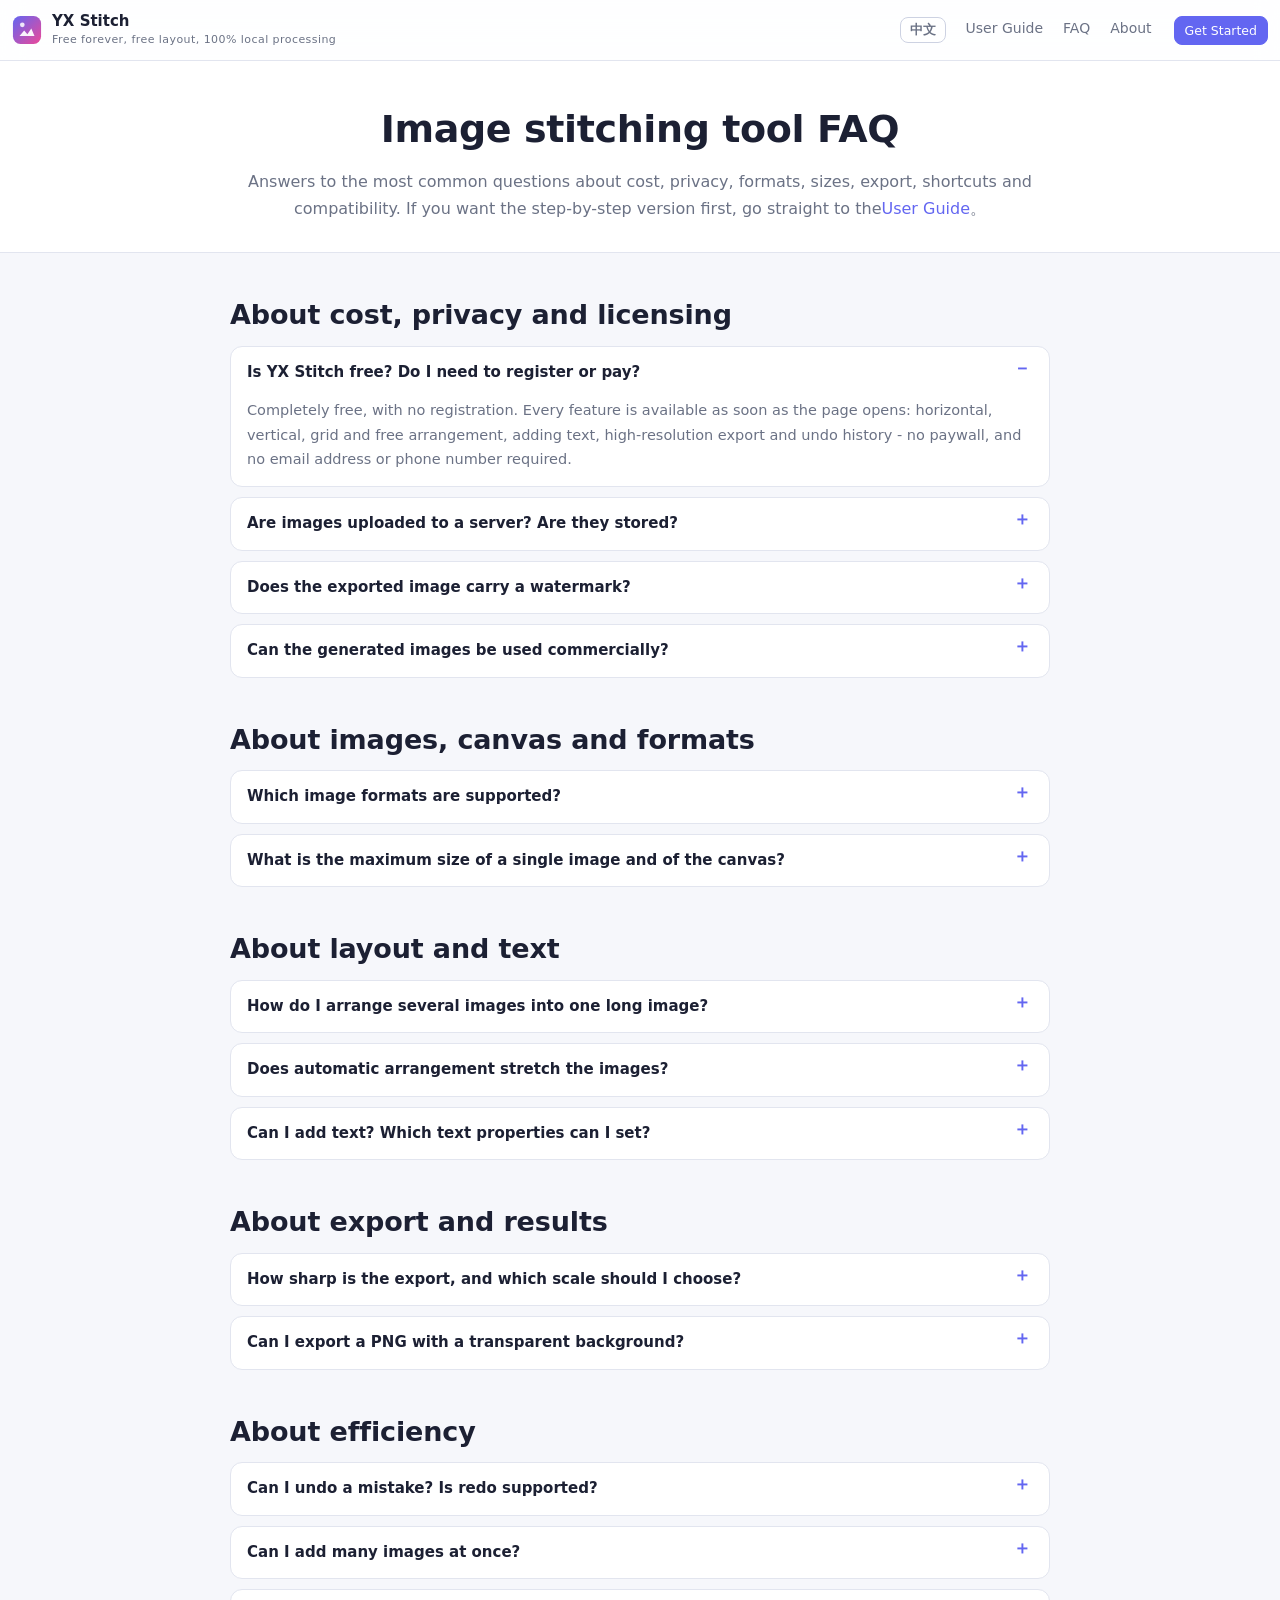
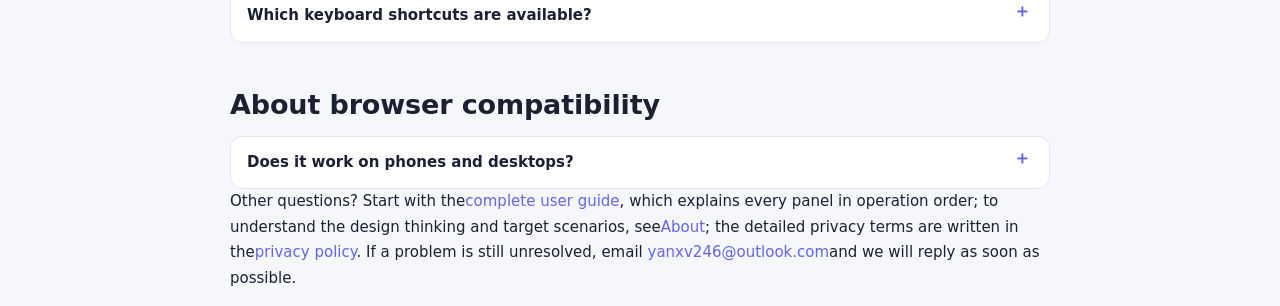
<file: faq.html>
<!DOCTYPE html>
<html lang="zh-CN">
<head>
<meta charset="UTF-8">
<meta name="viewport" content="width=device-width, initial-scale=1">
<title>图片拼接工具常见问题 - 上传隐私、图片格式与导出清晰度解答</title>
<meta name="description" content="汇总图片拼接工具的高频疑问：是否免费且需要注册、图片会不会上传服务器或被保存、导出是否带水印、支持哪些图片格式与最大画布尺寸、怎样拼成长图、自动排列会不会变形、如何添加文字、导出清晰度与倍率怎么选、能否保留透明背景、撤销重做与快捷键、批量添加图片、手机与浏览器兼容性，以及成品的个人项目使用许可说明。">
<meta name="keywords" content="图片拼接常见问题,拼图工具免费吗,图片会上传吗,图片拼接支持格式,长图拼接,九宫格拼图,透明背景导出,图片拼接撤销,图片拼接快捷键,图片拼接许可">
<meta name="author" content="YX拼图">
<meta name="robots" content="index, follow, max-image-preview:large">
<link rel="canonical" href="https://image-stitch.yanxv.com/faq.html">

<!-- Open Graph -->
<meta property="og:type" content="website">
<meta property="og:site_name" content="YX拼图">
<meta property="og:locale" content="zh_CN">
<meta property="og:url" content="https://image-stitch.yanxv.com/faq.html">
<meta property="og:title" content="图片拼接工具常见问题 - 上传隐私、图片格式与导出清晰度解答">
<meta property="og:description" content="是否免费、会不会上传、导出清晰度、透明背景、撤销重做、手机可用性……十六个高频问题一次讲清。">
<meta property="og:image" content="https://image-stitch.yanxv.com/assets/img/og-home.png">
<meta property="og:image:width" content="1200">
<meta property="og:image:height" content="630">
<meta property="og:image:alt" content="YX拼图图片拼接工具常见问题页面预览">

<!-- Twitter -->
<meta name="twitter:card" content="summary_large_image">
<meta name="twitter:title" content="图片拼接工具常见问题 - 上传隐私、图片格式与导出清晰度解答">
<meta name="twitter:description" content="是否免费、会不会上传、导出清晰度、透明背景、撤销重做、手机可用性……十六个高频问题一次讲清。">
<meta name="twitter:image" content="https://image-stitch.yanxv.com/assets/img/og-home.png">

<meta name="theme-color" content="#6366f1">
<link rel="icon" href="/assets/img/favicon.svg" type="image/svg+xml">
<link rel="apple-touch-icon" href="/assets/img/apple-touch-icon.png">
<link rel="manifest" href="/manifest.webmanifest">

<link rel="stylesheet" href="/assets/css/style.css">

<script type="application/ld+json">
{
  "@context": "https://schema.org",
  "@graph": [
    {
      "@type": "BreadcrumbList",
      "@id": "https://image-stitch.yanxv.com/faq.html#breadcrumb",
      "itemListElement": [
        {
          "@type": "ListItem",
          "position": 1,
          "name": "首页",
          "item": "https://image-stitch.yanxv.com/"
        },
        {
          "@type": "ListItem",
          "position": 2,
          "name": "常见问题",
          "item": "https://image-stitch.yanxv.com/faq.html"
        }
      ]
    },
    {
      "@type": "FAQPage",
      "@id": "https://image-stitch.yanxv.com/faq.html#faq",
      "url": "https://image-stitch.yanxv.com/faq.html",
      "name": "图片拼接工具常见问题",
      "inLanguage": "zh-CN",
      "isPartOf": { "@id": "https://image-stitch.yanxv.com/#website" },
      "breadcrumb": { "@id": "https://image-stitch.yanxv.com/faq.html#breadcrumb" },
      "mainEntity": [
        {
          "@type": "Question",
          "name": "YX拼图是免费的吗？需要注册或付费吗？",
          "acceptedAnswer": {
            "@type": "Answer",
            "text": "完全免费且无需注册。打开网页即可使用全部功能，包括横向、纵向、网格与自由排列、添加文字与高清导出，不设付费墙，也不需要绑定邮箱或手机号。"
          }
        },
        {
          "@type": "Question",
          "name": "图片会上传到服务器吗？会不会被保存？",
          "acceptedAnswer": {
            "@type": "Answer",
            "text": "不会。图片的读取、解码、排版和导出全部在浏览器本地完成，站点没有接收图片的接口，因此不存在上传或留存图片的可能。关闭页面后，画布数据随页面一起释放。"
          }
        },
        {
          "@type": "Question",
          "name": "导出的图片会带水印吗？",
          "acceptedAnswer": {
            "@type": "Answer",
            "text": "不会。导出结果就是你排版后的画面，没有品牌角标、平台标识或任何隐藏图层，可以直接用于发布、印刷或二次编辑。"
          }
        },
        {
          "@type": "Question",
          "name": "生成的图片可以商用吗？",
          "acceptedAnswer": {
            "@type": "Answer",
            "text": "不可以。本工具仅可用于个人项目，不可用于商业项目。个人学习、个人作品与非商业分享不受限制；用于企业宣传、商品主图、商业活动等商业场景前，请先通过 yanxv246@outlook.com 联系作者取得授权。"
          }
        },
        {
          "@type": "Question",
          "name": "支持哪些图片格式？",
          "acceptedAnswer": {
            "@type": "Answer",
            "text": "支持浏览器可解码的常见格式，包括 JPG / JPEG、PNG、GIF、WebP、AVIF、BMP 等。浏览器会自动把它们解码为位图再参与排版。"
          }
        },
        {
          "@type": "Question",
          "name": "单张图片和画布的最大尺寸是多少？",
          "acceptedAnswer": {
            "@type": "Answer",
            "text": "画布宽高均可在 64 到 8000 像素之间自由设置，内置 1920×1080（16:9）、1080×1920（9:16）、1440×1080（4:3）、1080×1440（3:4）四个常用比例快捷按钮。单张图片的大小受浏览器内存限制，实际能处理的数量取决于你设备性能。"
          }
        },
        {
          "@type": "Question",
          "name": "怎样把多张图片排成一条长图？",
          "acceptedAnswer": {
            "@type": "Answer",
            "text": "添加图片后，在「排列方式」里选择「纵向」并点击「应用到图片」，工具会按画布高度自动等比缩放并依次排布，得到竖版长图；要横版长图就把画布设为 16:9 并选「横向」。"
          }
        },
        {
          "@type": "Question",
          "name": "自动排列会把图片拉伸变形吗？",
          "acceptedAnswer": {
            "@type": "Answer",
            "text": "不会。自动排列始终按原始宽高比缩放，只改变尺寸不改变形状。若最终看到图片被拉宽拉高，多半是手动拖拽了图片边缘而非角上的等比控制点。"
          }
        },
        {
          "@type": "Question",
          "name": "可以添加文字吗？能设置哪些文字属性？",
          "acceptedAnswer": {
            "@type": "Answer",
            "text": "可以。点击「添加文字」会创建一个可拖动的文本图层，右侧面板可设置文字内容、字号、颜色、字体、字重、对齐方式与行高，文字同样支持拖拽、缩放、旋转和调整图层顺序。"
          }
        },
        {
          "@type": "Question",
          "name": "导出的图片清晰度如何？倍率应该怎么选？",
          "acceptedAnswer": {
            "@type": "Answer",
            "text": "导出提供 1×、2×、3× 三档倍率，对应画布尺寸的整数倍。1920×1080 的画布用 2× 导出就是 3840×2160，满足 4K 分发；日常发布用 1× 或 2× 即可，倍率越高文件越大、渲染越慢。"
          }
        },
        {
          "@type": "Question",
          "name": "能导出透明背景的 PNG 吗？",
          "acceptedAnswer": {
            "@type": "Answer",
            "text": "可以。选择 PNG 格式并把画布背景色设为透明，导出的图片会保留透明通道，适合做素材叠加、贴纸或网页图片；JPEG 不支持透明背景，请勿用它承载透明需求。"
          }
        },
        {
          "@type": "Question",
          "name": "操作出错可以撤销吗？支持重做吗？",
          "acceptedAnswer": {
            "@type": "Answer",
            "text": "支持。Ctrl+Z 撤销上一步操作，Ctrl+Y 重做被撤销的操作，Delete 删除当前选中的图层。多选、复制、删除、拖动、缩放、旋转与文字属性修改都可以逐步回退。"
          }
        },
        {
          "@type": "Question",
          "name": "可以一次添加多张图片批量处理吗？",
          "acceptedAnswer": {
            "@type": "Answer",
            "text": "可以。在文件选择框中按住 Ctrl 或 Shift 多选，一次可以导入十几张图片；拖拽方式同样支持批量导入。添加后用「应用到图片」即可一次性完成排列。"
          }
        },
        {
          "@type": "Question",
          "name": "有哪些键盘快捷键？",
          "acceptedAnswer": {
            "@type": "Answer",
            "text": "常用快捷键包括：Ctrl+Z 撤销、Ctrl+Y 重做、Delete 删除选中元素、滚轮缩放画布视图、空格加拖拽平移画布，Ctrl 加点击可多选图层。完整对照表见使用教程。"
          }
        },
        {
          "@type": "Question",
          "name": "手机和电脑浏览器都支持吗？",
          "acceptedAnswer": {
            "@type": "Answer",
            "text": "支持。工具在主流的 Chrome、Edge、Firefox、Safari 等浏览器上都能运行，移动端已适配触控操作与窄屏布局，画板在小屏幕上会切换为上下排列。"
          }
        }
      ]
    }
  ]
}
</script>
</head>
<body class="page-doc">
<a class="skip-link" href="#main">跳转到主要内容</a>

<header class="site-header">
  <div class="wrap header-inner">
    <a class="brand" href="/" aria-label="YX拼图 首页">
      <span class="brand-mark" aria-hidden="true">
        <svg viewBox="0 0 32 32" width="30" height="30" role="presentation">
          <rect x="1" y="1" width="30" height="30" rx="8" fill="url(#bg1)"/>
          <path d="M8 22.5l5-6 3.4 4 4.2-6 3.4 8z" fill="#fff" opacity=".93"/>
          <circle cx="11" cy="10.5" r="2.5" fill="#fff" opacity=".85"/>
          <defs><linearGradient id="bg1" x1="0" y1="0" x2="1" y2="1"><stop offset="0" stop-color="#6366f1"/><stop offset="1" stop-color="#ec4899"/></linearGradient></defs>
        </svg>
      </span>
      <span class="brand-text">YX拼图<em>完全免费，自由排版，纯本地处理</em></span>
    </a>
    <nav class="site-nav" aria-label="主导航">
      <button type="button" class="lang-switch" id="langSwitch" aria-label="Switch to English" title="Switch to English">EN</button>
      <a href="/guide.html">使用教程</a>
      <a href="/faq.html">常见问题</a>
      <a href="/about.html">关于工具</a>
    </nav>
    <a class="btn btn-primary btn-sm header-cta" href="/#tool">开始使用</a>
  </div>
</header>

<main id="main">

<section class="page-head">
  <div class="wrap">
    <h1>图片拼接工具常见问题</h1>
    <p class="page-lead">关于费用、隐私、格式、尺寸、导出、快捷键与兼容性的高频疑问，都在这里逐条回答。如果你想先看操作步骤，可以直接前往<a href="/guide.html">使用教程</a>。</p>
  </div>
</section>

<section class="wrap">
  <div class="prose">
    <h2>关于费用、隐私与授权</h2>
    <div class="faq-list">
      <details class="faq-item" open>
        <summary>YX拼图是免费的吗？需要注册或付费吗？</summary>
        <p>完全免费且无需注册。打开网页即可使用全部功能，包括横向、纵向、网格与自由排列、添加文字与高清导出，不设付费墙，也不需要绑定邮箱或手机号。</p>
      </details>
      <details class="faq-item">
        <summary>图片会上传到服务器吗？会不会被保存？</summary>
        <p>不会。图片的读取、解码、排版和导出全部在浏览器本地完成，站点没有接收图片的接口，因此不存在上传或留存图片的可能。关闭页面后，画布数据随页面一起释放。</p>
      </details>
      <details class="faq-item">
        <summary>导出的图片会带水印吗？</summary>
        <p>不会。导出结果就是你排版后的画面，没有品牌角标、平台标识或任何隐藏图层，可以直接用于发布、印刷或二次编辑。</p>
      </details>
      <details class="faq-item">
        <summary>生成的图片可以商用吗？</summary>
        <p>不可以。本工具仅可用于个人项目，不可用于商业项目。个人学习、个人作品与非商业分享不受限制；用于企业宣传、商品主图、商业活动海报等商业场景前，请先通过 <a href="mailto:yanxv246@outlook.com">yanxv246@outlook.com</a> 联系作者取得授权。另外，你使用的原始素材也需要自行确认权利，第三方图片、字体与商标仍需自行取得授权。</p>
      </details>
    </div>
  </div>
</section>

<section class="wrap">
  <div class="prose">
    <h2>关于图片、画布与格式</h2>
    <div class="faq-list">
      <details class="faq-item">
        <summary>支持哪些图片格式？</summary>
        <p>支持浏览器可解码的常见格式，包括 JPG / JPEG、PNG、GIF、WebP、AVIF、BMP 等。浏览器会自动把它们解码为位图再参与排版。</p>
      </details>
      <details class="faq-item">
        <summary>单张图片和画布的最大尺寸是多少？</summary>
        <p>画布宽高均可在 64 到 8000 像素之间自由设置，内置 1920×1080（16:9）、1080×1920（9:16）、1440×1080（4:3）、1080×1440（3:4）四个常用比例快捷按钮。单张图片的大小受浏览器内存限制，实际能处理的数量取决于你设备性能。</p>
      </details>
    </div>
  </div>
</section>

<section class="wrap">
  <div class="prose">
    <h2>关于排版与文字</h2>
    <div class="faq-list">
      <details class="faq-item">
        <summary>怎样把多张图片排成一条长图？</summary>
        <p>添加图片后，在「排列方式」里选择「纵向」并点击「应用到图片」，工具会按画布高度自动等比缩放并依次排布，得到竖版长图；要横版长图就把画布设为 16:9 并选「横向」。</p>
      </details>
      <details class="faq-item">
        <summary>自动排列会把图片拉伸变形吗？</summary>
        <p>不会。自动排列始终按原始宽高比缩放，只改变尺寸不改变形状。若最终看到图片被拉宽拉高，多半是手动拖拽了图片边缘而非角上的等比控制点。</p>
      </details>
      <details class="faq-item">
        <summary>可以添加文字吗？能设置哪些文字属性？</summary>
        <p>可以。点击「添加文字」会创建一个可拖动的文本图层，右侧面板可设置文字内容、字号、颜色、字体、字重、对齐方式与行高，文字同样支持拖拽、缩放、旋转和调整图层顺序。</p>
      </details>
    </div>
  </div>
</section>

<section class="wrap">
  <div class="prose">
    <h2>关于导出与效果</h2>
    <div class="faq-list">
      <details class="faq-item">
        <summary>导出的图片清晰度如何？倍率应该怎么选？</summary>
        <p>导出提供 1×、2×、3× 三档倍率，对应画布尺寸的整数倍。1920×1080 的画布用 2× 导出就是 3840×2160，满足 4K 分发；日常发布用 1× 或 2× 即可，倍率越高文件越大、渲染越慢。</p>
      </details>
      <details class="faq-item">
        <summary>能导出透明背景的 PNG 吗？</summary>
        <p>可以。选择 PNG 格式并把画布背景色设为透明，导出的图片会保留透明通道，适合做素材叠加、贴纸或网页图片；JPEG 不支持透明背景，请勿用它承载透明需求。</p>
      </details>
    </div>
  </div>
</section>

<section class="wrap">
  <div class="prose">
    <h2>关于操作效率</h2>
    <div class="faq-list">
      <details class="faq-item">
        <summary>操作出错可以撤销吗？支持重做吗？</summary>
        <p>支持。Ctrl+Z 撤销上一步操作，Ctrl+Y 重做被撤销的操作，Delete 删除当前选中的图层。多选、复制、删除、拖动、缩放、旋转与文字属性修改都可以逐步回退。</p>
      </details>
      <details class="faq-item">
        <summary>可以一次添加多张图片批量处理吗？</summary>
        <p>可以。在文件选择框中按住 Ctrl 或 Shift 多选，一次可以导入十几张图片；拖拽方式同样支持批量导入。添加后用「应用到图片」即可一次性完成排列。</p>
      </details>
      <details class="faq-item">
        <summary>有哪些键盘快捷键？</summary>
        <p>常用快捷键包括：Ctrl+Z 撤销、Ctrl+Y 重做、Delete 删除选中元素、滚轮缩放画布视图、空格加拖拽平移画布，Ctrl 加点击可多选图层。完整对照表见<a href="/guide.html">使用教程</a>。</p>
      </details>
    </div>
  </div>
</section>

<section class="wrap">
  <div class="prose">
    <h2>关于浏览器兼容性</h2>
    <div class="faq-list">
      <details class="faq-item">
        <summary>手机和电脑浏览器都支持吗？</summary>
        <p>支持。工具在主流的 Chrome、Edge、Firefox、Safari 等浏览器上都能运行，移动端已适配触控操作与窄屏布局，画板在小屏幕上会切换为上下排列。</p>
      </details>
    </div>
    <p>还有其它疑问？可以先翻阅<a href="/guide.html">完整使用教程</a>，里面按操作顺序讲解了每个面板的用法；想了解工具的设计思路与适用场景，可以看看<a href="/about.html">关于工具</a>；涉及隐私的具体条款写在<a href="/privacy.html">隐私政策</a>中。仍有无法解决的问题时，可以发送邮件至 <a href="mailto:yanxv246@outlook.com">yanxv246@outlook.com</a>，我们会尽快回复。</p>
  </div>
</section>

</main>

<footer class="site-footer">
  <div class="wrap footer-inner">
    <div class="footer-brand">
      <span class="brand-text">YX拼图<em>完全免费，自由排版，纯本地处理</em></span>
      <p>浏览器内运行的图片拼接与排版工具，支持多图排列、自由拖拽、加字与高清导出，图片不上传、不存储、不打水印。</p>
    </div>
    <nav class="footer-links" aria-label="页脚导航">
      <h2>工具</h2>
      <a href="/guide.html">使用教程</a>
      <a href="/faq.html">常见问题</a>
    </nav>
    <nav class="footer-links" aria-label="关于">
      <h2>关于</h2>
      <a href="/about.html">关于工具</a>
      <a href="/privacy.html">隐私政策</a>
      <a href="/sitemap.xml">网站地图</a>
    </nav>
  </div>
  <div class="wrap footer-bottom">
    <p>© <span id="year">2026</span> YX拼图 · 免费图片拼接工具 · 站点地图：<a href="/sitemap.xml">sitemap.xml</a></p>
  </div>
</footer>

<script src="/assets/js/i18n.js"></script>
</body>
</html>
</file>
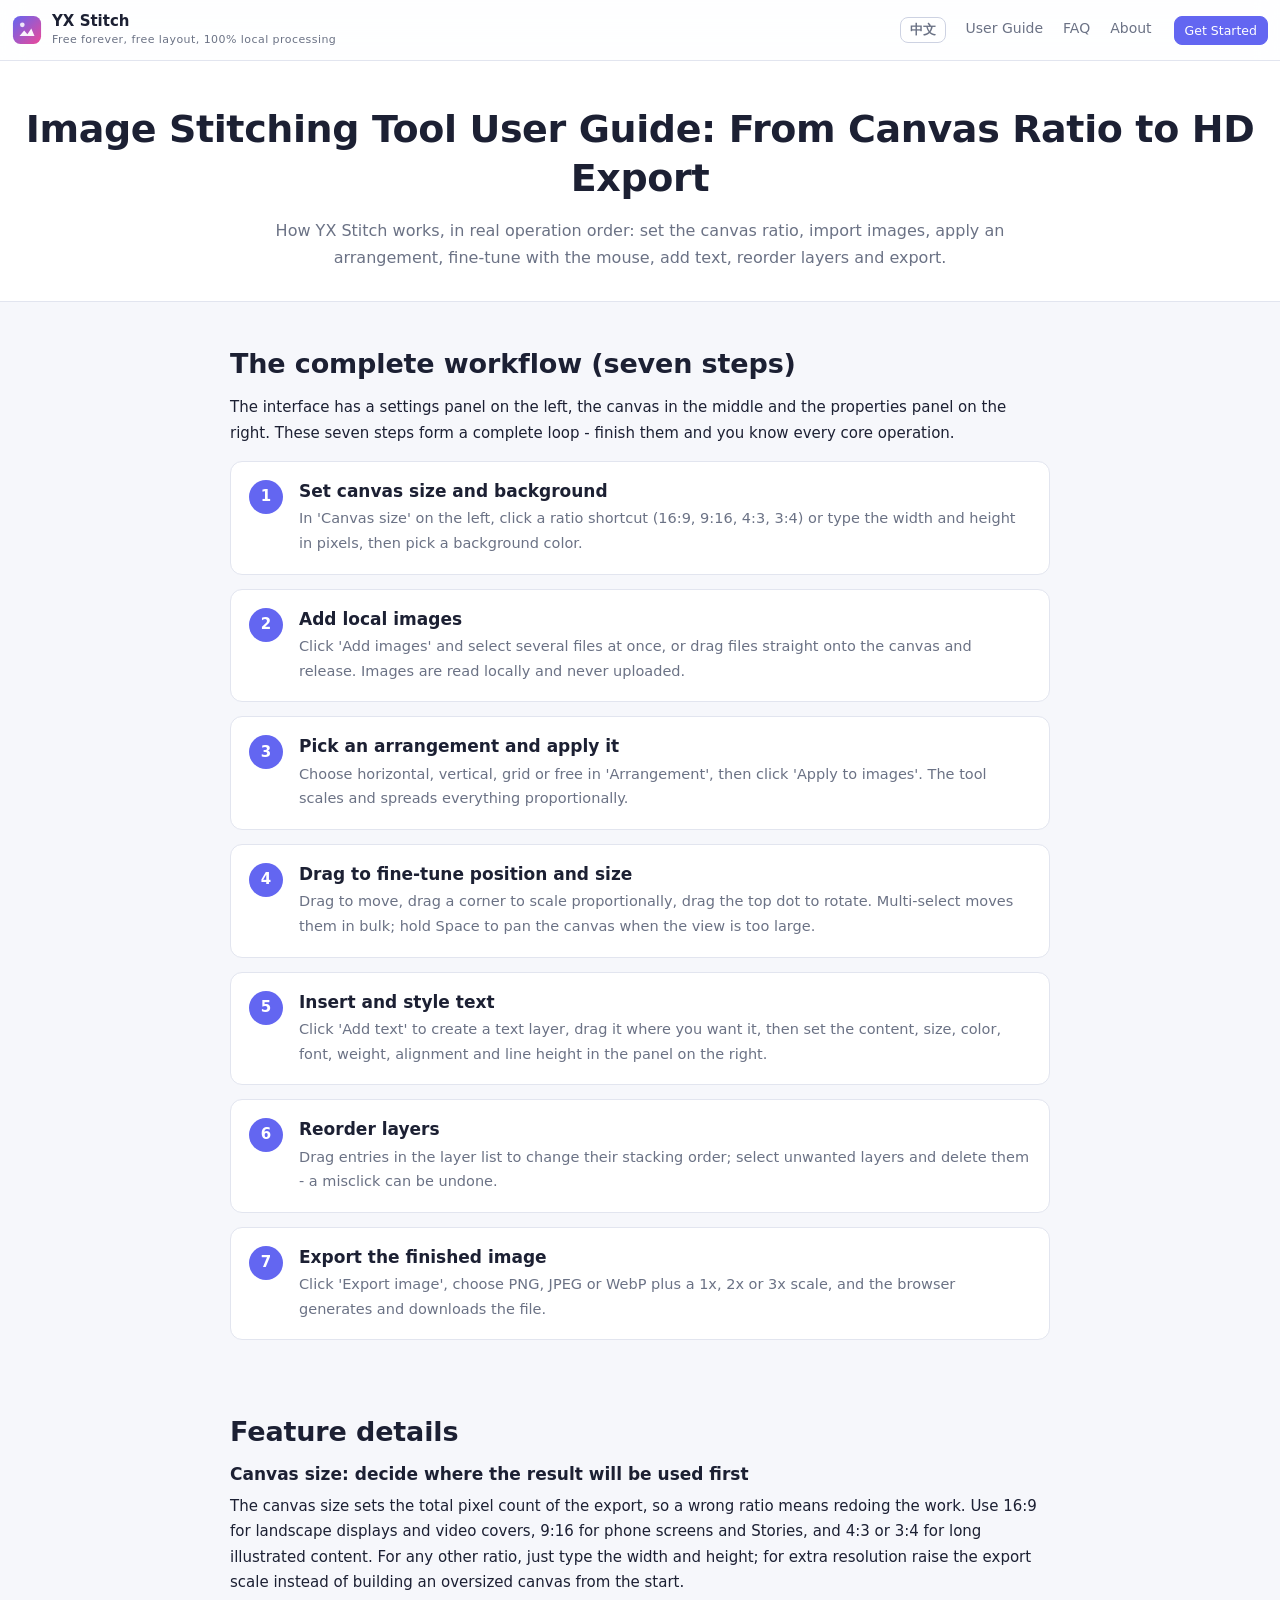
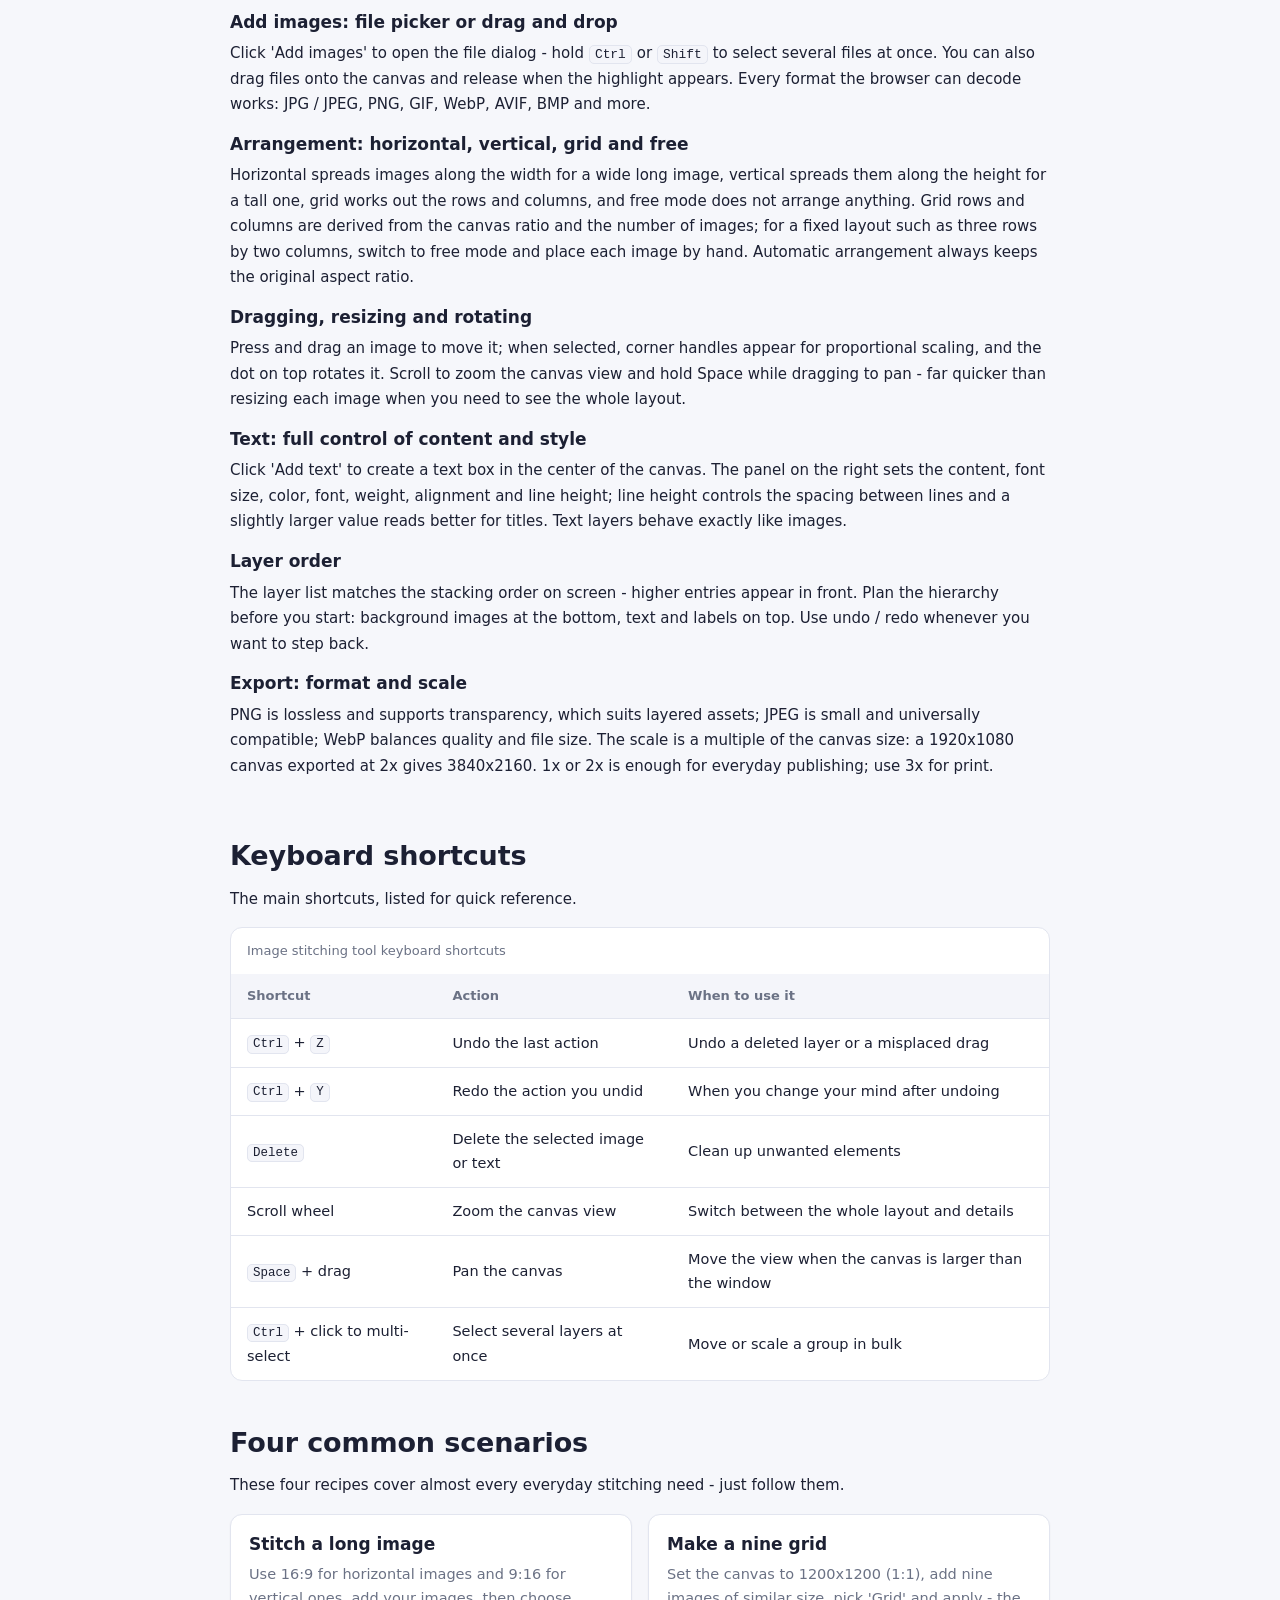
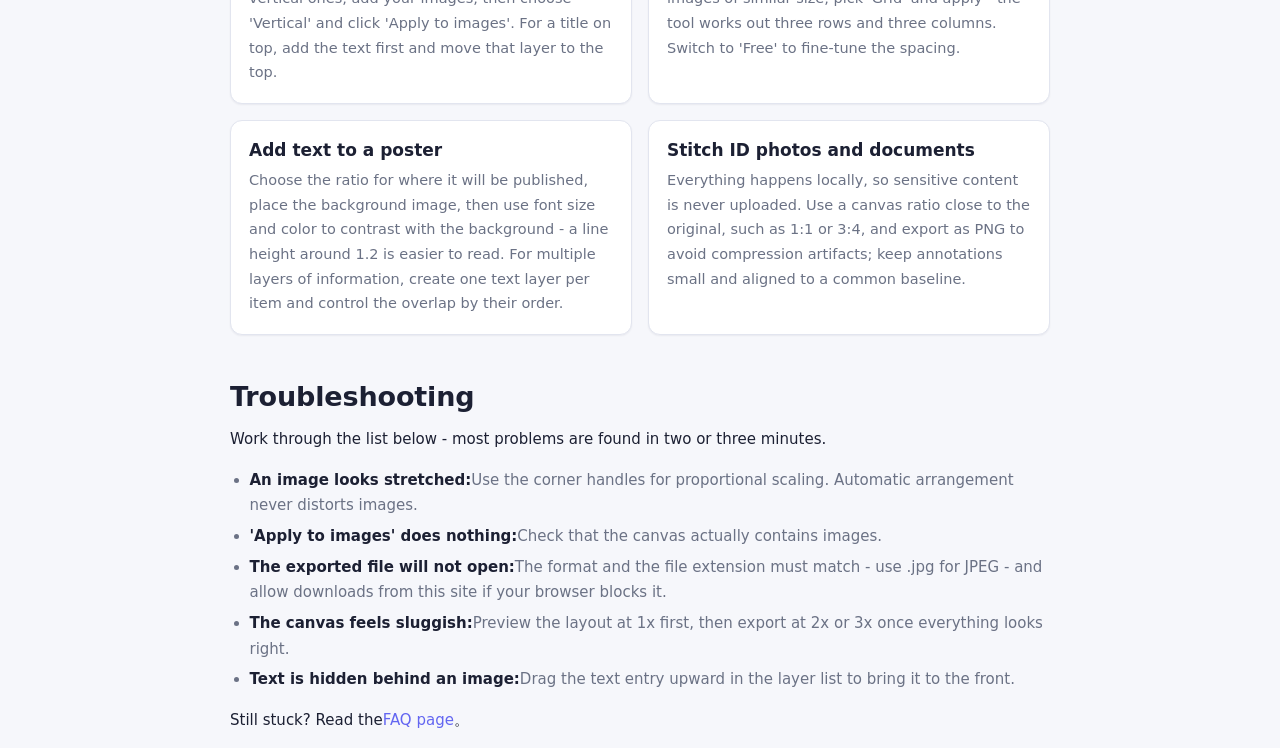
<file: guide.html>
<!DOCTYPE html>
<html lang="zh-CN">
<head>
<meta charset="UTF-8">
<meta name="viewport" content="width=device-width, initial-scale=1">
<title>图片拼接工具使用教程 - 横向纵向网格排版、加字与高清导出方法</title>
<meta name="description" content="完整讲解免费图片拼接工具的使用教程：如何设置 16:9、9:16、4:3、3:4 等画布比例与背景色，如何添加图片并套用横向、纵向、网格与自由四种排列方式，如何拖拽缩放旋转、插入并设置文字、调整图层顺序，最后导出 1×/2×/3× 倍率的 PNG/JPEG/WebP 高清图片，另附快捷键对照表与常见问题排错建议。">
<meta name="keywords" content="图片拼接教程,图片拼接工具怎么用,长图拼接教程,九宫格拼图方法,图片排版教程,图片加文字教程,高清图片导出,图片拼接快捷键">
<meta name="author" content="YX拼图">
<meta name="robots" content="index, follow, max-image-preview:large">
<link rel="canonical" href="https://image-stitch.yanxv.com/guide.html">

<!-- Open Graph -->
<meta property="og:type" content="article">
<meta property="og:site_name" content="YX拼图">
<meta property="og:locale" content="zh_CN">
<meta property="og:url" content="https://image-stitch.yanxv.com/guide.html">
<meta property="og:title" content="图片拼接工具使用教程 - 横向纵向网格排版、加字与高清导出方法">
<meta property="og:description" content="从设置画布比例到排版、加字、调整图层，再到 1×/2×/3× 高清导出，一篇讲清图片拼接的完整操作流程与快捷键。">
<meta property="og:image" content="https://image-stitch.yanxv.com/assets/img/og-home.png">
<meta property="og:image:width" content="1200">
<meta property="og:image:height" content="630">
<meta property="og:image:alt" content="YX拼图图片拼接工具使用界面预览">

<!-- Twitter -->
<meta name="twitter:card" content="summary_large_image">
<meta name="twitter:title" content="图片拼接工具使用教程 - 横向纵向网格排版、加字与高清导出方法">
<meta name="twitter:description" content="从设置画布比例到排版、加字、调整图层，再到 1×/2×/3× 高清导出，一篇讲清图片拼接的完整操作流程与快捷键。">
<meta name="twitter:image" content="https://image-stitch.yanxv.com/assets/img/og-home.png">

<meta name="theme-color" content="#6366f1">
<link rel="icon" href="/assets/img/favicon.svg" type="image/svg+xml">
<link rel="apple-touch-icon" href="/assets/img/apple-touch-icon.png">
<link rel="manifest" href="/manifest.webmanifest">

<link rel="stylesheet" href="/assets/css/style.css">

<script type="application/ld+json">
{
  "@context": "https://schema.org",
  "@graph": [
    {
      "@type": "BreadcrumbList",
      "@id": "https://image-stitch.yanxv.com/guide.html#breadcrumb",
      "itemListElement": [
        {
          "@type": "ListItem",
          "position": 1,
          "name": "首页",
          "item": "https://image-stitch.yanxv.com/"
        },
        {
          "@type": "ListItem",
          "position": 2,
          "name": "使用教程",
          "item": "https://image-stitch.yanxv.com/guide.html"
        }
      ]
    },
    {
      "@type": "HowTo",
      "@id": "https://image-stitch.yanxv.com/guide.html#howto",
      "name": "如何使用图片拼接工具拼出一张长图或九宫格",
      "description": "七步完成一次完整的图片拼接：设置画布尺寸、添加图片、选择排列方式并应用、拖拽缩放旋转、插入文字、调整图层顺序、导出高清成品。",
      "inLanguage": "zh-CN",
      "totalTime": "PT5M",
      "tool": [
        { "@type": "HowToTool", "name": "支持主流浏览器的电脑或手机" },
        { "@type": "HowToTool", "name": "待拼接的本地图片文件" }
      ],
      "step": [
        {
          "@type": "HowToStep",
          "position": 1,
          "name": "设置画布尺寸与背景",
          "text": "在左侧「画布尺寸」区域点击 1920×1080（16:9）、1080×1920（9:16）、1440×1080（4:3）、1080×1440（3:4）等快捷按钮，或直接填写宽度与高度像素数，并用取色器选择画布背景色。"
        },
        {
          "@type": "HowToStep",
          "position": 2,
          "name": "添加本地图片",
          "text": "点击「添加图片」按钮，在文件选择框中一次选中多张图片并确认；也可以直接把本地图片拖拽到画布区域，松开鼠标即可加入画布。图片全程留在本地，不会上传到服务器。"
        },
        {
          "@type": "HowToStep",
          "position": 3,
          "name": "选择排列方式并应用",
          "text": "在「排列方式」中选择横向、纵向、网格或自由，然后点击「应用到图片」。工具会按画布尺寸自动等比缩放并均匀排布所有图片，原图不会被拉伸变形。"
        },
        {
          "@type": "HowToStep",
          "position": 4,
          "name": "拖拽微调位置与大小",
          "text": "用鼠标按住图片拖动可改变位置，拖动边角控制点可等比缩放，拖动顶部圆点可旋转角度。选中多张图片可以一起移动或统一缩放，空格键加拖拽可平移画布视野。"
        },
        {
          "@type": "HowToStep",
          "position": 5,
          "name": "插入并设置文字",
          "text": "点击「添加文字」生成文本图层，把它拖到需要的位置，并在右侧属性面板设置文字内容、字号、颜色、字体、字重、对齐方式与行高。"
        },
        {
          "@type": "HowToStep",
          "position": 6,
          "name": "调整图层顺序",
          "text": "在图层列表中把文字或图片上下拖动，改变前后遮挡关系；需要移除某个元素时，选中后点击删除即可，误操作可以用撤销恢复。"
        },
        {
          "@type": "HowToStep",
          "position": 7,
          "name": "导出高清成品",
          "text": "点击「导出图片」，选择 PNG、JPEG 或 WebP 格式与 1×、2×、3× 导出倍率，确认后浏览器会直接生成并下载成品文件，导出结果不带任何水印。"
        }
      ]
    }
  ]
}
</script>
</head>
<body class="page-doc">
<a class="skip-link" href="#main">跳转到主要内容</a>

<header class="site-header">
  <div class="wrap header-inner">
    <a class="brand" href="/" aria-label="YX拼图 首页">
      <span class="brand-mark" aria-hidden="true">
        <svg viewBox="0 0 32 32" width="30" height="30" role="presentation">
          <rect x="1" y="1" width="30" height="30" rx="8" fill="url(#bg1)"/>
          <path d="M8 22.5l5-6 3.4 4 4.2-6 3.4 8z" fill="#fff" opacity=".93"/>
          <circle cx="11" cy="10.5" r="2.5" fill="#fff" opacity=".85"/>
          <defs><linearGradient id="bg1" x1="0" y1="0" x2="1" y2="1"><stop offset="0" stop-color="#6366f1"/><stop offset="1" stop-color="#ec4899"/></linearGradient></defs>
        </svg>
      </span>
      <span class="brand-text">YX拼图<em>完全免费，自由排版，纯本地处理</em></span>
    </a>
    <nav class="site-nav" aria-label="主导航">
      <button type="button" class="lang-switch" id="langSwitch" aria-label="Switch to English" title="Switch to English">EN</button>
      <a href="/guide.html">使用教程</a>
      <a href="/faq.html">常见问题</a>
      <a href="/about.html">关于工具</a>
    </nav>
    <a class="btn btn-primary btn-sm header-cta" href="/#tool">开始使用</a>
  </div>
</header>

<main id="main">

<section class="page-head">
  <div class="wrap">
    <h1>图片拼接工具使用教程：从选画布到导出高清成品</h1>
    <p class="page-lead">按真实操作顺序讲解YX拼图的用法：定画布比例、导入图片、套用排列、拖拽微调、加字、调图层、导出成品。</p>
  </div>
</section>

<section class="wrap" aria-labelledby="flow-title">
  <div class="prose">
    <h2 id="flow-title">完整操作流程（七步）</h2>
    <p>界面分为左侧设置面板、中间画布、右侧属性面板。下面七步构成一个完整闭环，走完即掌握全部核心操作。</p>
  </div>
  <div class="steps">
    <div class="step">
      <span class="step-num">1</span>
      <div>
        <h3>设置画布尺寸与背景</h3>
        <p>在左侧「画布尺寸」点击比例快捷按钮（16:9、9:16、4:3、3:4），或直接填写宽高像素，再用取色器设定背景色。</p>
      </div>
    </div>
    <div class="step">
      <span class="step-num">2</span>
      <div>
        <h3>添加本地图片</h3>
        <p>点击「添加图片」一次选中多张，或把文件直接拖到画布上松手。图片从本地读取，不会上传。</p>
      </div>
    </div>
    <div class="step">
      <span class="step-num">3</span>
      <div>
        <h3>选择排列方式并应用</h3>
        <p>在「排列方式」中选横向、纵向、网格或自由，点击「应用到图片」，工具会等比缩放并均匀排布。</p>
      </div>
    </div>
    <div class="step">
      <span class="step-num">4</span>
      <div>
        <h3>拖拽微调位置与大小</h3>
        <p>按住拖动改位置，拖边角等比缩放，拖顶部圆点旋转。多选可批量移动，视图太大时按住空格平移画布。</p>
      </div>
    </div>
    <div class="step">
      <span class="step-num">5</span>
      <div>
        <h3>插入并设置文字</h3>
        <p>点击「添加文字」创建文本图层，拖到需要的位置，在右侧设置内容、字号、颜色、字体、字重、对齐与行高。</p>
      </div>
    </div>
    <div class="step">
      <span class="step-num">6</span>
      <div>
        <h3>调整图层顺序</h3>
        <p>在图层列表中拖动条目改变上下顺序；不再需要的图层选中后删除，误删可撤销。</p>
      </div>
    </div>
    <div class="step">
      <span class="step-num">7</span>
      <div>
        <h3>导出高清成品</h3>
        <p>点击「导出图片」，选择 PNG、JPEG 或 WebP 与 1×/2×/3× 倍率，确认后浏览器直接生成文件并下载。</p>
      </div>
    </div>
  </div>
</section>

<section class="wrap" aria-labelledby="func-title">
  <div class="prose">
    <h2 id="func-title">各功能详解</h2>
  </div>

  <div class="prose">
    <h3>画布尺寸：先决定成品要用在哪里</h3>
    <p>画布尺寸决定导出图片的像素总量，比例选错往往意味着返工。横屏展示与视频封面用 16:9，手机竖屏与 Story 用 9:16，图文长内容用 4:3 或 3:4。需要其它比例，直接在宽高输入框键入即可；分辨率优先用导出倍率提升，而不是一开始就建超大画布。</p>
  </div>

  <div class="prose">
    <h3>添加图片：文件选择与拖拽两种方式</h3>
    <p>点击「添加图片」打开文件对话框，按住 <span class="kbd">Ctrl</span> 或 <span class="kbd">Shift</span> 可多选；也可以把文件直接拖到画布区域，界面出现高亮提示时松手。浏览器能解码的格式都能读取：JPG / JPEG、PNG、GIF、WebP、AVIF、BMP 等。</p>
  </div>

  <div class="prose">
    <h3>排列方式：横向、纵向、网格与自由</h3>
    <p>横向沿宽度铺开得到宽长图，纵向沿高度铺开得到竖版长图，网格自动算出行列，自由模式则不自动排布。网格行列由画布比例与图片数量推算，想要「三行两列」这类固定结构，先切到自由模式再逐张拖到位。自动排布始终保持原始宽高比。</p>
  </div>

  <div class="prose">
    <h3>拖拽、缩放与旋转</h3>
    <p>按住图片即可拖动；选中后四角出现缩放控制点，拖动可等比缩放；顶部圆点用于旋转。滚轮缩放画布视图，空格加拖拽平移，查看整体时比反复调整图片更省事。</p>
  </div>

  <div class="prose">
    <h3>文字：内容与样式的完整设置</h3>
    <p>点击「添加文字」会在画布中央生成文本框。右侧可设置内容、字号、颜色、字体、字重、对齐方式与行高；行高决定多行文字的疏密，做标题时调大更透气。文字图层与图片操作完全一致。</p>
  </div>

  <div class="prose">
    <h3>图层顺序</h3>
    <p>图层列表从上到下对应画面堆叠顺序，越靠上越靠前。排版前先把层级理清楚：底图在下，文字与标注在上。需要回到某一步时用撤销 / 重做即可。</p>
  </div>

  <div class="prose">
    <h3>导出：格式与倍率的组合</h3>
    <p>PNG 无损且支持透明背景，适合叠加素材；JPEG 体积小、兼容性最好；WebP 在画质与体积之间平衡。倍率是画布尺寸的整数倍：1920×1080 的画布，2× 输出 3840×2160。日常发布用 1× 或 2× 足够，印刷再用 3×。</p>
  </div>
</section>

<section class="wrap" aria-labelledby="key-title">
  <div class="prose">
    <h2 id="key-title">常用键盘快捷键</h2>
    <p>主要按键如下，便于快速查阅。</p>
  </div>
  <div class="table-wrap">
    <table>
      <caption>图片拼接工具键盘快捷键对照表</caption>
      <thead>
        <tr><th scope="col">快捷键</th><th scope="col">作用</th><th scope="col">使用场景</th></tr>
      </thead>
      <tbody>
        <tr><td><span class="kbd">Ctrl</span> + <span class="kbd">Z</span></td><td>撤销上一步操作</td><td>误删图层、拖错位置后回退</td></tr>
        <tr><td><span class="kbd">Ctrl</span> + <span class="kbd">Y</span></td><td>重做被撤销的操作</td><td>撤销之后又想恢复原样</td></tr>
        <tr><td><span class="kbd">Delete</span></td><td>删除当前选中的图片或文字</td><td>清理多余元素</td></tr>
        <tr><td>滚轮</td><td>缩放画布视图</td><td>在整体与细节之间切换</td></tr>
        <tr><td><span class="kbd">空格</span> + 拖拽</td><td>平移画布</td><td>画布超出窗口范围时移动视野</td></tr>
        <tr><td><span class="kbd">Ctrl</span> + 点击多选</td><td>同时选中多个图层</td><td>批量移动、统一缩放</td></tr>
      </tbody>
    </table>
  </div>
</section>

<section class="wrap" aria-labelledby="scene-title">
  <div class="prose">
    <h2 id="scene-title">四个常见场景的做法</h2>
    <p>下面四个配方覆盖了绝大多数日常拼接需求，可直接照做。</p>
  </div>
  <div class="grid-2">
    <article class="card">
      <h3>拼接成长图</h3>
      <p>横图用 16:9、竖图用 9:16，添加图片后选「纵向」并「应用到图片」。顶部加标题就先「添加文字」再把图层提到最上层。</p>
    </article>
    <article class="card">
      <h3>制作九宫格</h3>
      <p>画布尺寸填成 1200×1200（1:1），添加九张尺寸接近的图片，选「网格」并应用，工具自动算出三行三列。需要留白就切到「自由」逐张微调。</p>
    </article>
    <article class="card">
      <h3>给海报加文字</h3>
      <p>先按投放位置定比例，再放底图，用字号与颜色和背景形成对比，行高 1.2 左右更易读。多层信息就分别建图层，靠顺序决定压盖关系。</p>
    </article>
    <article class="card">
      <h3>拼接证件照与资料图</h3>
      <p>全程本地处理，敏感内容不会上传。用 1:1 或 3:4 这类接近原图比例的画布，导出选 PNG 避免压缩伪影，文字标注用小字号并对齐基线。</p>
    </article>
  </div>
</section>

<section class="wrap" aria-labelledby="fix-title">
  <div class="prose">
    <h2 id="fix-title">遇到问题怎么排查</h2>
    <p>常见问题按顺序排查，通常两三分钟就能定位。</p>
    <ul>
      <li><strong>图片被拉伸变形：</strong>改用边角控制点等比缩放，自动排列本身不会变形。</li>
      <li><strong>点击「应用到图片」没反应：</strong>先确认画布里确实已经有图片。</li>
      <li><strong>导出文件打不开：</strong>格式与后缀需一致，JPEG 用 .jpg 后缀；必要时允许本站下载。</li>
      <li><strong>画面卡顿：</strong>先用 1× 预览排版，确认无误后再用 2× 或 3× 导出。</li>
      <li><strong>文字被图片盖住：</strong>在图层列表中把文字条目向上拖动即可置顶。</li>
    </ul>
    <p>仍未解决可查看<a href="/faq.html">常见问题页面</a>。</p>
  </div>
</section>

</main>

<footer class="site-footer">
  <div class="wrap footer-inner">
    <div class="footer-brand">
      <span class="brand-text">YX拼图<em>完全免费，自由排版，纯本地处理</em></span>
      <p>浏览器内运行的图片拼接与排版工具，支持多图排列、自由拖拽、加字与高清导出，图片不上传、不存储、不打水印。</p>
    </div>
    <nav class="footer-links" aria-label="页脚导航">
      <h2>工具</h2>
      <a href="/guide.html">使用教程</a>
      <a href="/faq.html">常见问题</a>
    </nav>
    <nav class="footer-links" aria-label="关于">
      <h2>关于</h2>
      <a href="/about.html">关于工具</a>
      <a href="/privacy.html">隐私政策</a>
      <a href="/sitemap.xml">网站地图</a>
    </nav>
  </div>
  <div class="wrap footer-bottom">
    <p>© <span id="year">2026</span> YX拼图 · 免费图片拼接工具 · 站点地图：<a href="/sitemap.xml">sitemap.xml</a></p>
  </div>
</footer>

<script src="/assets/js/i18n.js"></script>
</body>
</html>
</file>
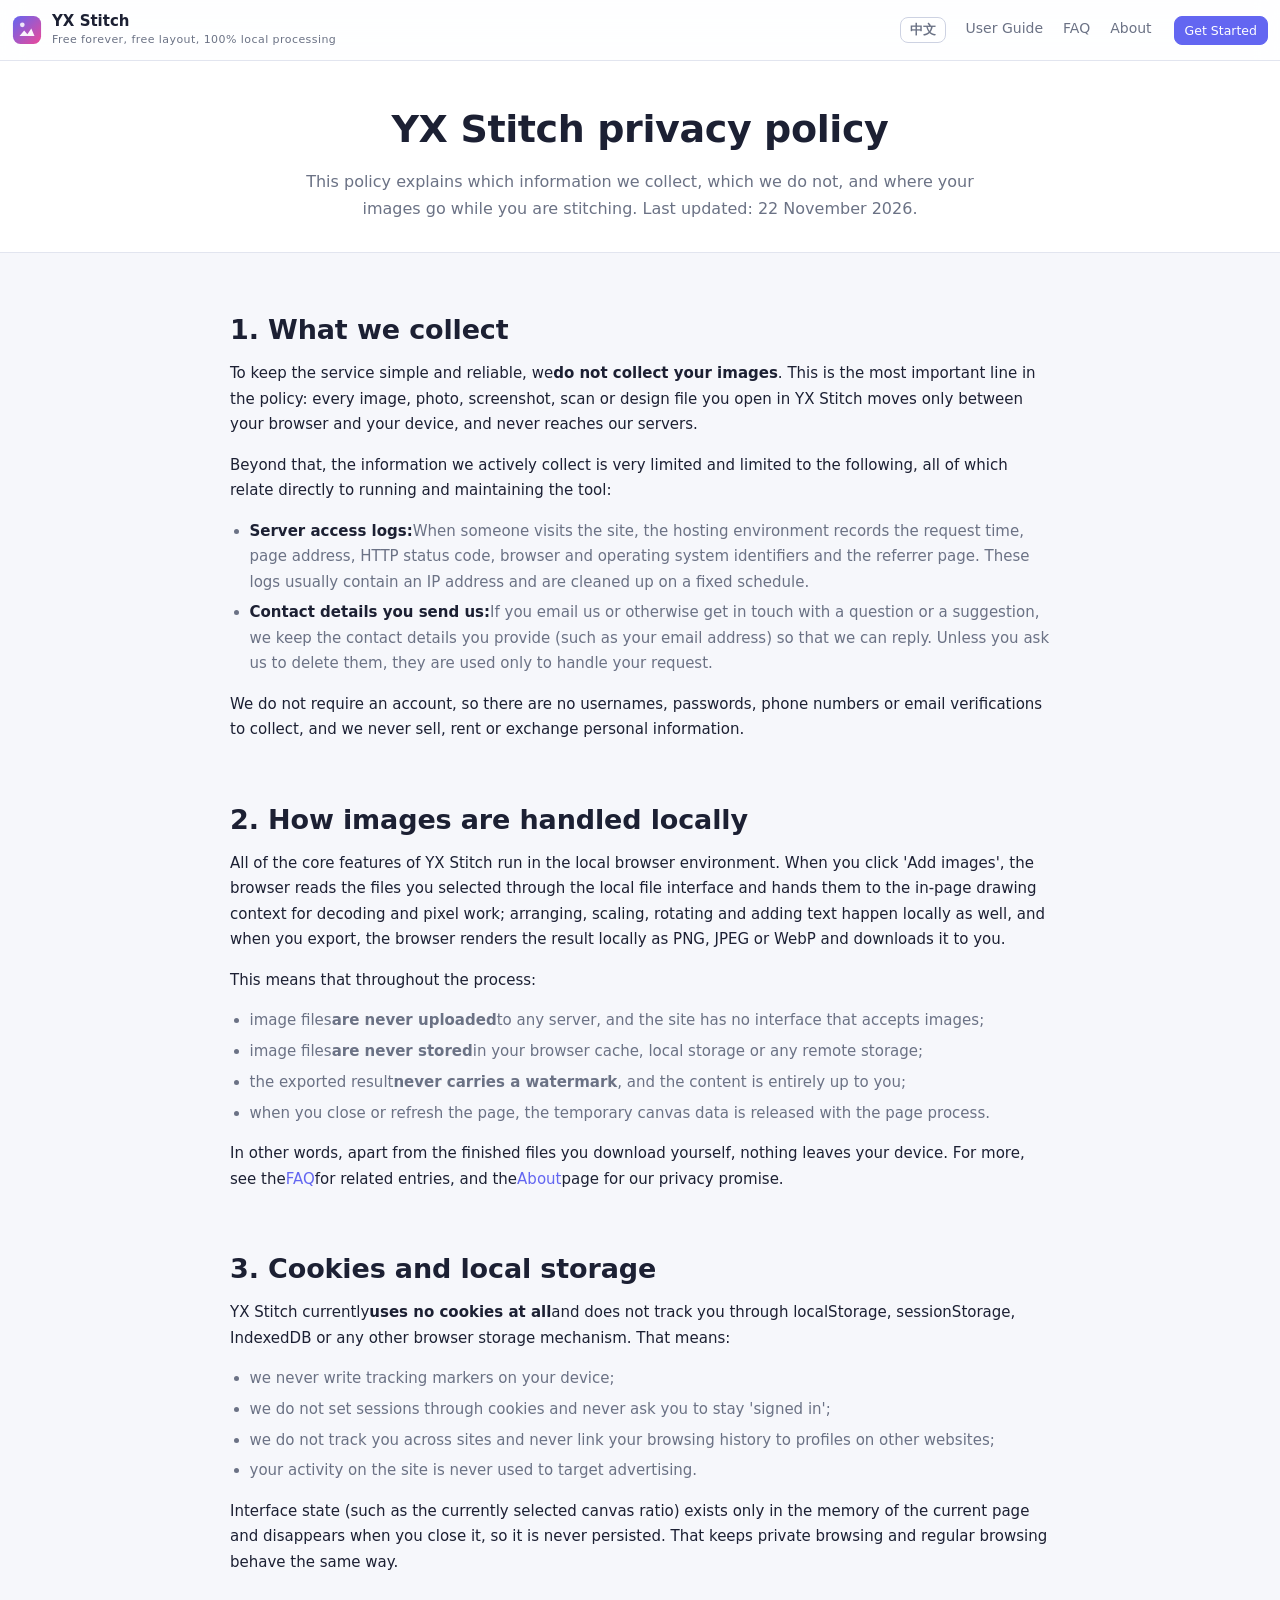
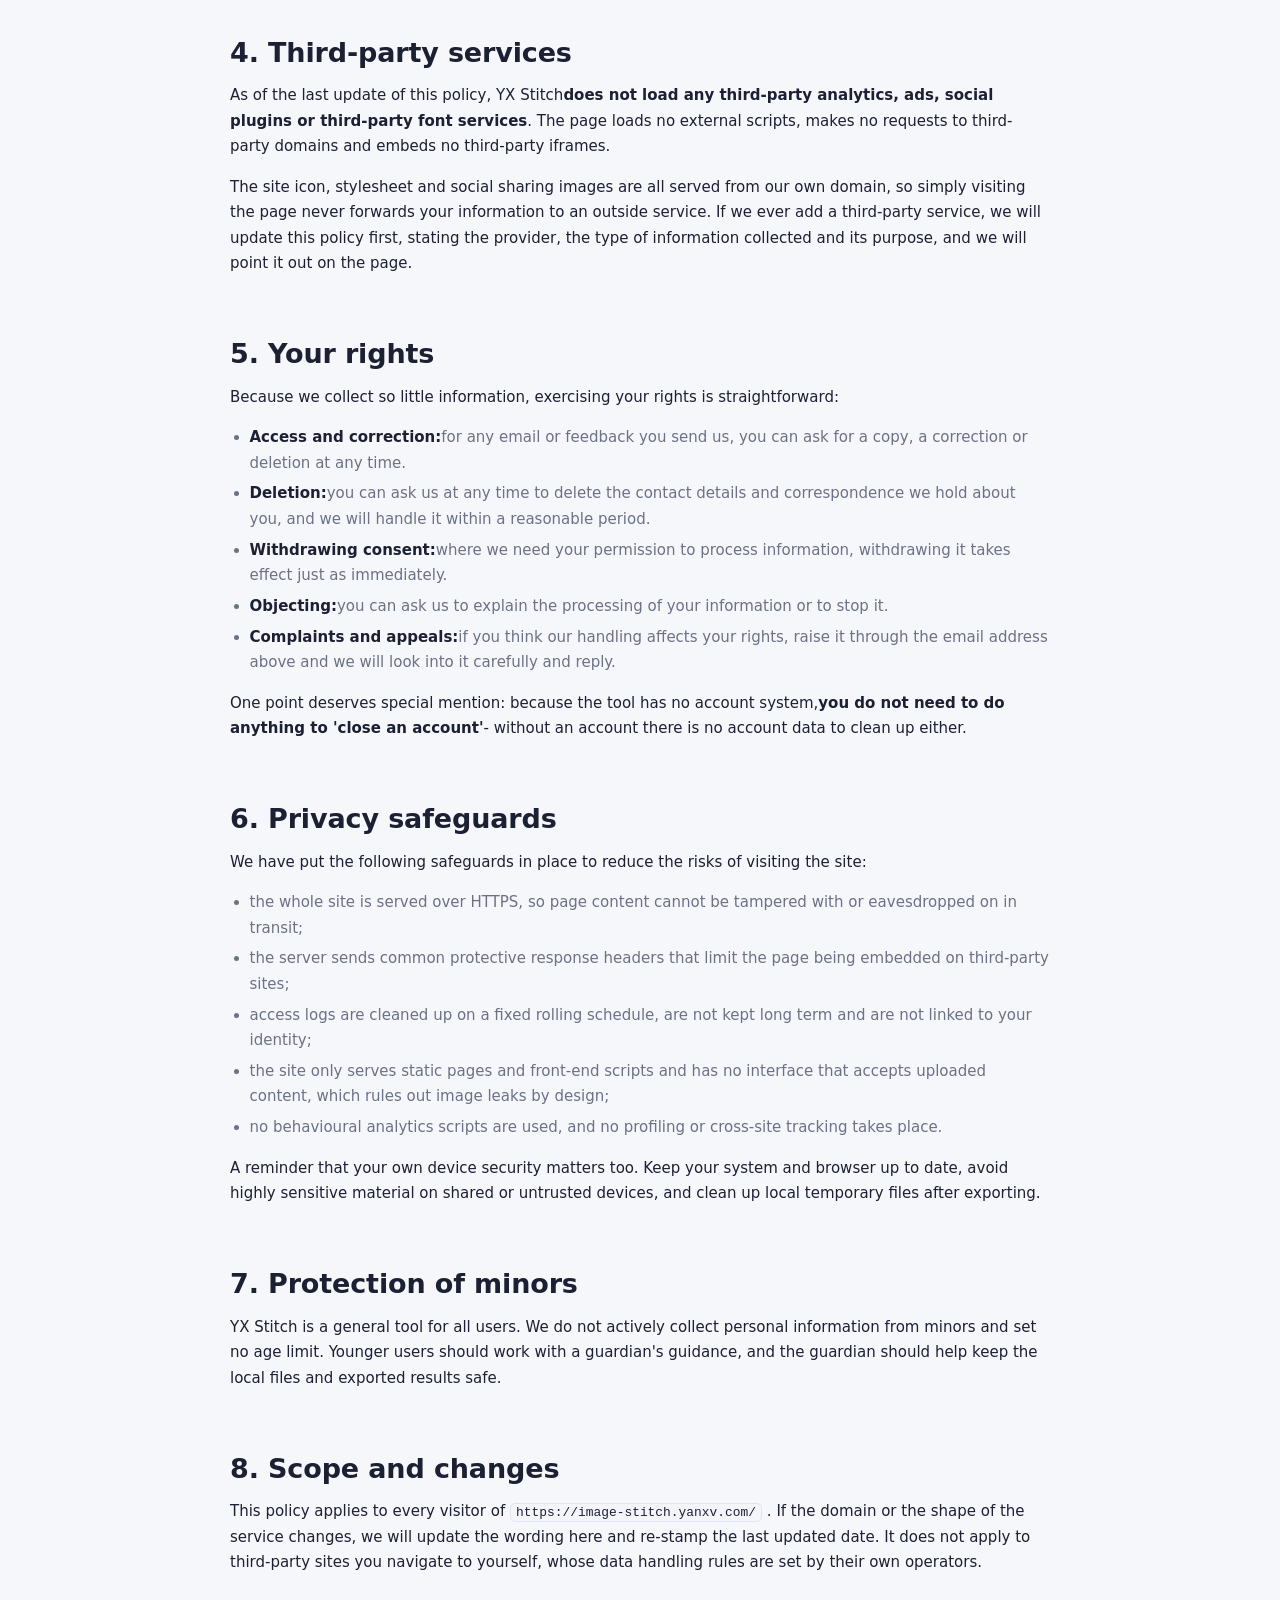
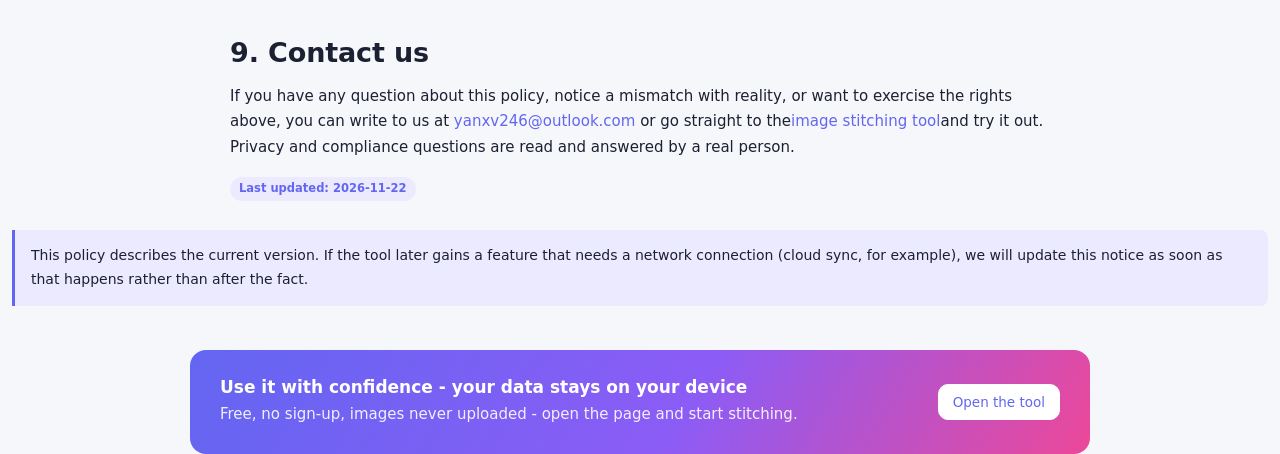
<file: privacy.html>
<!DOCTYPE html>
<html lang="zh-CN">
<head>
<meta charset="UTF-8">
<meta name="viewport" content="width=device-width, initial-scale=1">
<title>YX拼图隐私政策 - 图片拼接工具的本地处理与信息收集说明</title>
<meta name="description" content="YX拼图图片拼接工具的隐私政策全文：说明图片全部在浏览器本地处理，不上传服务器、不做存储、不加水印；站点不使用 Cookie，也不使用本地存储进行追踪，不接入第三方统计、广告与社交插件；文中同时列出服务器访问日志等有限收集范围、用户访问、更正、删除与反对处理等权利，以及 HTTPS 加密等隐私保护措施和反馈方式。">
<meta name="keywords" content="图片拼接工具隐私政策,拼图工具隐私保护,本地处理图片不上传,网站隐私政策,Cookie说明,数据收集说明,用户权利">
<meta name="author" content="YX拼图">
<meta name="robots" content="index, follow, max-image-preview:large">
<link rel="canonical" href="https://image-stitch.yanxv.com/privacy.html">

<!-- Open Graph -->
<meta property="og:type" content="article">
<meta property="og:site_name" content="YX拼图">
<meta property="og:locale" content="zh_CN">
<meta property="og:url" content="https://image-stitch.yanxv.com/privacy.html">
<meta property="og:title" content="YX拼图隐私政策 - 图片拼接工具的本地处理与信息收集说明">
<meta property="og:description" content="图片不上传、不存储、不加水印，站点不使用 Cookie、不接入第三方统计与广告服务。本政策说明我们收集什么、我们不收集什么，以及你可以如何行使权利。">
<meta property="og:image" content="https://image-stitch.yanxv.com/assets/img/og-home.png">
<meta property="og:image:width" content="1200">
<meta property="og:image:height" content="630">
<meta property="og:image:alt" content="YX拼图隐私政策页面预览">

<!-- Twitter -->
<meta name="twitter:card" content="summary_large_image">
<meta name="twitter:title" content="YX拼图隐私政策 - 图片拼接工具的本地处理与信息收集说明">
<meta name="twitter:description" content="图片不上传、不存储、不加水印，站点不使用 Cookie、不接入第三方统计与广告服务。本政策说明我们收集什么、我们不收集什么，以及你可以如何行使权利。">
<meta name="twitter:image" content="https://image-stitch.yanxv.com/assets/img/og-home.png">

<meta name="theme-color" content="#6366f1">
<link rel="icon" href="/assets/img/favicon.svg" type="image/svg+xml">
<link rel="apple-touch-icon" href="/assets/img/apple-touch-icon.png">
<link rel="manifest" href="/manifest.webmanifest">

<link rel="stylesheet" href="/assets/css/style.css">

<script type="application/ld+json">
{
  "@context": "https://schema.org",
  "@graph": [
    {
      "@type": "BreadcrumbList",
      "@id": "https://image-stitch.yanxv.com/privacy.html#breadcrumb",
      "itemListElement": [
        {
          "@type": "ListItem",
          "position": 1,
          "name": "首页",
          "item": "https://image-stitch.yanxv.com/"
        },
        {
          "@type": "ListItem",
          "position": 2,
          "name": "隐私政策",
          "item": "https://image-stitch.yanxv.com/privacy.html"
        }
      ]
    },
    {
      "@type": "WebPage",
      "@id": "https://image-stitch.yanxv.com/privacy.html#webpage",
      "url": "https://image-stitch.yanxv.com/privacy.html",
      "name": "YX拼图隐私政策 - 图片拼接工具的本地处理与信息收集说明",
      "description": "说明图片全部在浏览器本地处理、不上传不存储不打水印，站点不使用 Cookie、不接入第三方统计与广告服务。",
      "inLanguage": "zh-CN",
      "isPartOf": { "@id": "https://image-stitch.yanxv.com/#website" },
      "breadcrumb": { "@id": "https://image-stitch.yanxv.com/privacy.html#breadcrumb" },
      "dateModified": "2026-11-22",
      "publisher": { "@id": "https://image-stitch.yanxv.com/#organization" }
    }
  ]
}
</script>
</head>
<body>
<a class="skip-link" href="#main">跳转到主要内容</a>

<header class="site-header">
  <div class="wrap header-inner">
    <a class="brand" href="/" aria-label="YX拼图 首页">
      <span class="brand-mark" aria-hidden="true">
        <svg viewBox="0 0 32 32" width="30" height="30" role="presentation">
          <rect x="1" y="1" width="30" height="30" rx="8" fill="url(#bg1)"/>
          <path d="M8 22.5l5-6 3.4 4 4.2-6 3.4 8z" fill="#fff" opacity=".93"/>
          <circle cx="11" cy="10.5" r="2.5" fill="#fff" opacity=".85"/>
          <defs><linearGradient id="bg1" x1="0" y1="0" x2="1" y2="1"><stop offset="0" stop-color="#6366f1"/><stop offset="1" stop-color="#ec4899"/></linearGradient></defs>
        </svg>
      </span>
      <span class="brand-text">YX拼图<em>完全免费，自由排版，纯本地处理</em></span>
    </a>
    <nav class="site-nav" aria-label="主导航">
      <button type="button" class="lang-switch" id="langSwitch" aria-label="Switch to English" title="Switch to English">EN</button>
      <a href="/guide.html">使用教程</a>
      <a href="/faq.html">常见问题</a>
      <a href="/about.html">关于工具</a>
    </nav>
    <a class="btn btn-primary btn-sm header-cta" href="/#tool">开始使用</a>
  </div>
</header>

<main id="main">

<section class="page-head">
  <div class="wrap">
    <h1>YX拼图隐私政策</h1>
    <p class="page-lead">这份政策说明我们收集哪些信息、我们不收集哪些信息，以及你的图片在拼接过程中去了哪里。最后更新日期：2026 年 11 月 22 日。</p>
  </div>
</section>

<section class="wrap">
  <div class="prose">
    <h2>一、我们收集哪些信息</h2>
    <p>为了保持服务的简洁与可靠，我们<b>不收集你的图片</b>。这是本政策最重要的一条：你在YX拼图中打开的任何图片、照片、截图、扫描件与设计稿，都只在你的浏览器与设备之间流动，不会到达我们的服务器。</p>
    <p>除此之外，我们主动收集的信息也非常有限，主要限于以下几类，且都与工具的运行维护直接相关：</p>
    <ul>
      <li><strong>服务器访问日志：</strong>当有人访问站点时，托管环境会记录请求时间、页面地址、HTTP 状态码、浏览器与操作系统标识、来源页等基础技术信息，用于排查故障与防范恶意请求。这些日志通常包含 IP 地址，并由服务器按固定周期自动清理。</li>
      <li><strong>我们主动收到的联系信息：</strong>如果你通过邮件或其他方式向我们反馈问题、提出建议，我们会保留你主动提供的联系方式（如邮箱），以便回复沟通。除非你要求删除，否则这些信息仅用于处理你的请求。</li>
    </ul>
    <p>我们不要求注册账号，因此不存在用户名、密码、手机号、邮箱验证等账户信息需要收集；我们也不会出售、出租或交换任何个人信息。</p>

    <h2>二、图片在本地如何处理</h2>
    <p>YX拼图的全部核心功能都运行在浏览器本地环境。点击「添加图片」时，浏览器通过本地文件接口读取你选中的文件，交给页面内的绘图上下文完成解码与像素运算；排版、缩放、旋转、加字这些操作同样在本地完成；点击导出时，成品由浏览器在本地渲染成 PNG、JPEG 或 WebP 并直接下载给你。</p>
    <p>这意味着在整个流程中：</p>
    <ul>
      <li>图片文件<b>不会上传</b>到任何服务器，站点也没有接收图片的接口；</li>
      <li>图片文件<b>不会被存储</b>在你的浏览器缓存、本地存储或任何远程存储中；</li>
      <li>导出成品<b>不会加水印</b>，画面内容完全由你决定；</li>
      <li>关闭或刷新页面后，画布中的临时数据会随页面进程一起释放。</li>
    </ul>
    <p>换句话说，除了你自己主动下载的成品，其余一切都不会离开你的设备。更多相关说明可以查看<a href="/faq.html">常见问题</a>中的相关条目，以及<a href="/about.html">关于工具</a>中的隐私承诺。</p>

    <h2>三、Cookie 与本地存储说明</h2>
    <p>YX拼图目前<b>不使用任何 Cookie</b>，也不使用 localStorage、sessionStorage、IndexedDB 等浏览器本地存储机制来追踪你。这意味着：</p>
    <ul>
      <li>我们不会在你的设备上写入追踪标记；</li>
      <li>不会通过 Cookie 建立会话、不要求你保持「已登录」状态；</li>
      <li>不会进行跨站跟踪，也不会把你的浏览记录与其他网站的用户画像关联；</li>
      <li>你在站点上的活动不会被用来投放精准广告。</li>
    </ul>
    <p>工具的界面状态（例如当前选中的画布比例）仅存在于当前页面的内存中，页面关闭即消失，不会被持久化保存。这一设计让「隐私模式」浏览与常规浏览的行为保持一致。</p>

    <h2>四、第三方服务</h2>
    <p>截至本政策最后更新日期，YX拼图<b>没有接入任何第三方统计、广告、社交插件或第三方字体服务</b>。页面不加载外部脚本，不向第三方域名发起数据请求，也不嵌入第三方 iframe 内容。</p>
    <p>站点图标、样式表与社交分享配图均从本站域名直接提供，因此访问页面本身不会把你的信息转发给任何外部服务商。如果未来我们引入新的第三方服务，会先更新本政策，明确说明服务提供方、收集的信息类型与用途，并在页面上给出提示。</p>

    <h2>五、你的权利</h2>
    <p>由于我们收集的信息极少，你的权利行使方式也很直接：</p>
    <ul>
      <li><strong>访问与更正：</strong>你主动发送给我们的邮件或反馈内容，可以随时要求我们提供副本、纠正或删除。</li>
      <li><strong>删除：</strong>你可以在任何时候要求删除我们持有的与你有关的联系信息与沟通记录，我们会在合理期限内处理。</li>
      <li><strong>撤回同意：</strong>对于需要你许可才能处理的信息，撤回许可同样随时有效。</li>
      <li><strong>反对处理：</strong>你可以要求我们对涉及你的信息处理作出说明或停止。</li>
      <li><strong>投诉与申诉：</strong>如果你认为我们的处理方式侵害了你的权益，可以通过上述邮箱提出异议，我们会认真核实并回复。</li>
    </ul>
    <p>需要特别说明的是，由于工具不设账户体系，<b>你无需为「注销账号」执行任何操作</b>——没有账户，也就没有需要清理的账户数据。</p>

    <h2>六、隐私保护措施</h2>
    <p>我们为站点设置了如下保护措施，以降低访问过程中的风险：</p>
    <ul>
      <li>全站使用 HTTPS 加密传输，页面内容在传输过程中不被篡改或窃听；</li>
      <li>服务端开启常见的防护响应头，限制页面被嵌入到第三方站点的可能性；</li>
      <li>访问日志按固定周期滚动清理，不做长期保存，也不与用户身份关联；</li>
      <li>站点只提供静态页面与前端脚本，不存在接收用户上传内容的接口，从架构上排除图片外泄的可能；</li>
      <li>不使用行为分析脚本，不进行用户画像与跨站追踪。</li>
    </ul>
    <p>需要提醒的是，你的设备安全同样重要。建议使用系统与浏览器的最新版本，不要在公共不可信设备上处理高度敏感的素材，导出成品后及时清理本地临时文件。</p>

    <h2>七、未成年人保护</h2>
    <p>YX拼图是面向所有用户的通用工具，我们不会主动收集未成年人的个人信息，也不设年龄门槛。若未成年人需要使用，请在监护人指导下进行，并由监护人协助保管好本地文件与导出成品。</p>

    <h2>八、适用范围与变更</h2>
    <p>本政策适用于访问 <code>https://image-stitch.yanxv.com/</code> 的所有访客。若站点域名或服务形态发生变化，我们会同步更新本政策中的表述并重新标注最后更新日期。本政策不适用于你自行跳转的第三方网站，它们的数据处理规则由各自的服务方制定。</p>

    <h2>九、联系我们</h2>
    <p>如果你对本政策有任何疑问、发现描述与实际情况不一致，或希望行使上述权利，可以发送邮件至 <a href="mailto:yanxv246@outlook.com">yanxv246@outlook.com</a> 与我们联系，或直接前往<a href="/#tool">在线拼接工具</a>体验功能。涉及隐私与合规的问题，我们会由专人阅读并回复。</p>
    <p class="badge">最后更新：2026-11-22</p>
  </div>
  <div class="note">本政策描述的是当前版本的实际情况。如果工具后续新增了需要联网的功能（例如云端工程同步），我们会第一时间更新这份说明，而不会在功能上线后补写。</div>
</section>

<section class="wrap">
  <div class="cta-band">
    <div>
      <h3>放心用，数据不离开你的设备</h3>
      <p>免费、无需登录、图片不上传，打开就能拼。</p>
    </div>
    <a class="btn btn-primary" href="/#tool">打开工具</a>
  </div>
</section>

</main>

<footer class="site-footer">
  <div class="wrap footer-inner">
    <div class="footer-brand">
      <span class="brand-text">YX拼图<em>完全免费，自由排版，纯本地处理</em></span>
      <p>浏览器内运行的图片拼接与排版工具，支持多图排列、自由拖拽、加字与高清导出，图片不上传、不存储、不打水印。</p>
    </div>
    <nav class="footer-links" aria-label="页脚导航">
      <h2>工具</h2>
      <a href="/guide.html">使用教程</a>
      <a href="/faq.html">常见问题</a>
    </nav>
    <nav class="footer-links" aria-label="关于">
      <h2>关于</h2>
      <a href="/about.html">关于工具</a>
      <a href="/privacy.html">隐私政策</a>
      <a href="/sitemap.xml">网站地图</a>
    </nav>
  </div>
  <div class="wrap footer-bottom">
    <p>© <span id="year">2026</span> YX拼图 · 免费图片拼接工具 · 站点地图：<a href="/sitemap.xml">sitemap.xml</a></p>
  </div>
</footer>

<script src="/assets/js/i18n.js"></script>
</body>
</html>
</file>
<file: assets/css/style.css>
/* ============================================================
   YX拼图 · 图片拼接工具
   设计系统 + 应用界面 + SEO 内容区
   ============================================================ */

/* ---------- 设计令牌 ---------- */
:root{
  --bg:#f6f7fb;
  --bg-2:#eceef6;
  --surface:#ffffff;
  --surface-2:#f4f5fa;
  --border:#e2e5ef;
  --border-strong:#cdd2e2;
  --text:#1c2033;
  --text-muted:#6b7285;
  --accent:#6366f1;
  --accent-hover:#4f52e6;
  --accent-soft:#eceafe;
  --danger:#e5484d;
  --danger-soft:#fdecec;
  --radius:12px;
  --radius-sm:8px;
  --shadow-sm:0 1px 2px rgba(20,24,45,.06);
  --shadow:0 4px 16px rgba(20,24,45,.08);
  --shadow-lg:0 18px 48px rgba(20,24,45,.16);
  --font:system-ui,-apple-system,"Segoe UI",Roboto,"PingFang SC","Hiragino Sans GB","Microsoft YaHei",sans-serif;
  --header-h:60px;
}

*,*::before,*::after{box-sizing:border-box}

/* hidden 属性必须优先于任何 display 声明（.empty-state / .drop-hint 等用了 flex） */
[hidden]{display:none !important}

html{-webkit-text-size-adjust:100%;scroll-behavior:smooth;scroll-padding-top:calc(var(--header-h) + 12px)}

body{
  margin:0;
  min-height:100vh;
  display:flex;
  flex-direction:column;
  font-family:var(--font);
  font-size:15px;
  line-height:1.7;
  color:var(--text);
  background:var(--bg);
  -webkit-font-smoothing:antialiased;
}

h1,h2,h3,h4{line-height:1.3;margin:0 0 .5em;font-weight:700}
h1{font-size:clamp(26px,3.4vw,38px);letter-spacing:-.01em}
h2{font-size:clamp(20px,2.2vw,27px);letter-spacing:-.005em}
h3{font-size:17px}
p{margin:0 0 1em}
img{max-width:100%;display:block}
a{color:var(--accent);text-decoration:none}
a:hover{text-decoration:underline}
ul,ol{padding-left:1.3em;margin:0 0 1em}
code,.kbd{
  font-family:ui-monospace,SFMono-Regular,Consolas,"Courier New",monospace;
  font-size:.86em;
  background:var(--surface-2);
  border:1px solid var(--border);
  border-radius:5px;
  padding:.1em .4em;
}

/* 全站容器占满横向空间，页头与内容左右对齐 */
.wrap{width:calc(100% - 24px);margin-inline:auto;max-width:none}

.sr-only{
  position:absolute;width:1px;height:1px;padding:0;margin:-1px;
  overflow:hidden;clip:rect(0,0,0,0);white-space:nowrap;border:0;
}

.skip-link{
  position:absolute;left:-9999px;top:0;z-index:100;
  background:var(--accent);color:#fff;padding:10px 16px;border-radius:0 0 8px 0;
}
.skip-link:focus{left:0}

:focus-visible{outline:2px solid var(--accent);outline-offset:2px;border-radius:4px}

/* ---------- 按钮 ---------- */
.btn{
  display:inline-flex;align-items:center;justify-content:center;gap:6px;
  padding:9px 14px;border-radius:10px;
  border:1px solid var(--border-strong);
  background:var(--surface);color:var(--text);
  font-family:inherit;font-size:13.5px;font-weight:500;line-height:1.2;
  cursor:pointer;white-space:nowrap;
  transition:background .15s,border-color .15s,color .15s,transform .05s;
}
.btn:hover{border-color:var(--accent);color:var(--accent);text-decoration:none}
.btn:active{transform:translateY(1px)}
.btn:disabled{opacity:.45;cursor:not-allowed}
.btn:disabled:hover{border-color:var(--border-strong);color:var(--text)}
.btn-primary{background:var(--accent);border-color:var(--accent);color:#fff}
.btn-primary:hover{background:var(--accent-hover);border-color:var(--accent-hover);color:#fff}
.btn-sm{padding:6px 10px;font-size:12.5px;border-radius:8px}
.btn-danger{color:var(--danger);border-color:#f3c9ca}
.btn-danger:hover{background:var(--danger-soft);border-color:var(--danger);color:var(--danger)}

/* ---------- 页头 ---------- */
.site-header{
  position:sticky;top:0;z-index:40;
  background:rgba(255,255,255,.88);
  backdrop-filter:saturate(180%) blur(12px);
  border-bottom:1px solid var(--border);
  width:100%;
}
.header-inner{height:var(--header-h);display:flex;align-items:center;gap:22px;width:calc(100% - 24px);max-width:none;margin-inline:auto}
.brand{display:flex;align-items:center;gap:10px;color:var(--text);font-weight:700;flex:none}
.brand:hover{text-decoration:none}
.brand-mark{display:flex}
.brand-text{display:flex;flex-direction:column;line-height:1.15;gap: 4px;}
.brand-text em{font-style:normal;font-size:11px;font-weight:500;color:var(--text-muted);letter-spacing:.04em}
.site-nav{display:flex;gap:20px;margin-left:auto;font-size:14px}
.site-nav a{color:var(--text-muted)}
.site-nav a:hover{color:var(--accent);text-decoration:none}
/* 语言切换按钮 */
.lang-switch{
  border:1px solid var(--border-strong);background:var(--surface);
  color:var(--text-muted);border-radius:8px;padding:3px 9px;
  font-family:inherit;font-size:12.5px;font-weight:600;line-height:1.4;
  cursor:pointer;transition:color .15s,border-color .15s,background .15s;
}
.lang-switch:hover{color:var(--accent);border-color:var(--accent);background:#fff}
.lang-switch:focus-visible{outline:2px solid var(--accent);outline-offset:2px}
.header-cta{flex:none}

/* ---------- 工具区 ---------- */
/* 工具区占满横向空间，并按视口高度纵向自适应 */
main{flex:1 1 auto;display:flex;flex-direction:column;min-height:0}
/* 工具页：整页固定为视口高度，页面本身不出现滚动条，画布区自适应 */
.page-tool{height:100vh;height:100dvh;overflow:hidden}
.page-tool main,
.page-tool .tool-section,
.page-tool .tool-section > .wrap{overflow:hidden;min-height:0}
.tool-section{flex:1 1 auto;display:flex;flex-direction:column;min-height:0;padding:16px 0}
.tool-section > .wrap{flex:1 1 auto;display:flex;flex-direction:column;min-height:0}
.tool-intro{text-align:center;margin-bottom:18px}
.tool-intro h1{margin-bottom:.35em}
.tool-intro p{color:var(--text-muted);max-width:760px;margin-inline:auto;margin-bottom:0}

.app{
  display:grid;
  grid-template-columns:288px minmax(0,1fr) 300px;
  gap:14px;
  align-items:stretch;
  /* 高度跟随视口自适应，编辑器尽量一屏可见，无需滚动 */
  flex:1 1 auto;
  min-height:0;
}
/* 网格子项允许收缩，避免撑出滚动条 */
.app > *{min-height:0}

.panel{
  background:var(--surface);
  border:1px solid var(--border);
  border-radius:var(--radius);
  box-shadow:var(--shadow-sm);
  overflow:hidden;
  display:flex;flex-direction:column;
}
.panel-scroll{overflow-y:auto;overscroll-behavior:contain;flex:1}
.panel-scroll::-webkit-scrollbar{width:9px}
.panel-scroll::-webkit-scrollbar-thumb{background:var(--border-strong);border-radius:9px;border:2px solid var(--surface)}
.panel-section{padding:14px}
.panel-section + .panel-section{border-top:1px solid var(--border)}
.panel-title{
  font-size:12.5px;font-weight:700;color:var(--text-muted);
  letter-spacing:.03em;margin:0 0 10px;
  display:flex;align-items:center;gap:6px;
}
.panel-title-extra{margin-left:auto;font-weight:500;font-size:11.5px;color:var(--text-muted)}

/* 表单 */
.field{margin-bottom:10px}
.field-label{display:block;font-size:11.5px;color:var(--text-muted);margin-bottom:4px;font-weight:500}
.field-label .val{color:var(--accent);font-variant-numeric:tabular-nums}
.row{display:flex;gap:8px}
.row > .field{flex:1;min-width:0}
.row > .btn{flex:1}
input[type="number"],input[type="text"],input[type="search"],select,textarea{
  width:100%;padding:7px 9px;
  border:1px solid var(--border-strong);border-radius:var(--radius-sm);
  background:var(--surface-2);color:var(--text);
  font-family:inherit;font-size:13px;line-height:1.4;
  transition:border-color .15s,background .15s;
}
input:focus,select:focus,textarea:focus{outline:none;border-color:var(--accent);background:#fff}
textarea{resize:vertical;min-height:62px}
select{appearance:none;background-image:url("data:image/svg+xml;charset=utf8,%3Csvg xmlns='http://www.w3.org/2000/svg' width='12' height='12' viewBox='0 0 12 12'%3E%3Cpath fill='%236b7285' d='M2 4.5L6 8.5l4-4'/%3E%3C/svg%3E");background-repeat:no-repeat;background-position:right 9px center;padding-right:26px}
input[type="color"]{
  width:100%;height:34px;padding:2px;
  border:1px solid var(--border-strong);border-radius:var(--radius-sm);cursor:pointer;
  /* 棋盘底，使白色等浅色也能看清 */
  background-image:
    linear-gradient(45deg,#e6e8f0 25%,transparent 25%,transparent 75%,#e6e8f0 75%),
    linear-gradient(45deg,#e6e8f0 25%,transparent 25%,transparent 75%,#e6e8f0 75%);
  background-size:12px 12px;background-position:0 0,6px 6px;
}
input[type="range"]{width:100%;accent-color:var(--accent);margin:0}
.hint{font-size:11.5px;color:var(--text-muted);margin:8px 0 0;line-height:1.55}

/* 画布比例快捷按钮 */
.preset-grid{display:grid;grid-template-columns:repeat(2,1fr);gap:6px}
.preset{
  text-align:left;padding:7px 9px;cursor:pointer;
  border:1px solid var(--border);border-radius:var(--radius-sm);
  background:var(--surface-2);font-family:inherit;
  transition:border-color .15s,background .15s;
}
.preset:hover{border-color:var(--accent);background:#fff}
.preset.active{border-color:var(--accent);background:var(--accent-soft)}
.preset .p-name{display:block;font-size:12px;font-weight:600;color:var(--text)}
.preset .p-sub{display:block;font-size:10.5px;color:var(--text-muted);font-variant-numeric:tabular-nums}
.preset.active .p-name{color:var(--accent)}

/* 分段控件 */
.seg{display:flex;gap:3px;padding:3px;background:var(--surface-2);border:1px solid var(--border);border-radius:10px}
.seg button{
  flex:1;padding:6px 4px;border:none;border-radius:7px;background:transparent;
  color:var(--text-muted);font-family:inherit;font-size:12.5px;cursor:pointer;
  transition:background .15s,color .15s;
}
.seg button:hover{color:var(--text)}
.seg button.active{background:var(--surface);color:var(--accent);font-weight:600;box-shadow:var(--shadow-sm)}

/* 图层列表 */
.layer-list{display:flex;flex-direction:column;gap:3px;max-height:230px;overflow-y:auto}
.layer-item{
  display:flex;align-items:center;gap:8px;
  padding:5px 7px;border-radius:var(--radius-sm);
  cursor:pointer;border:1px solid transparent;
}
.layer-item:hover{background:var(--surface-2)}
.layer-item.active{background:var(--accent-soft);border-color:#d5d6fb}
.layer-thumb{
  width:28px;height:28px;border-radius:6px;flex:none;
  background:var(--surface-2);object-fit:cover;
  display:flex;align-items:center;justify-content:center;
  font-size:11px;color:var(--text-muted);border:1px solid var(--border);
}
.layer-name{flex:1;font-size:12.5px;overflow:hidden;text-overflow:ellipsis;white-space:nowrap}
.layer-empty{font-size:12px;color:var(--text-muted);padding:6px 2px}

/* ---------- 工作区 ---------- */
.workspace{
  position:relative;
  background:
    linear-gradient(45deg,rgba(0,0,0,.025) 25%,transparent 25%,transparent 75%,rgba(0,0,0,.025) 75%),
    linear-gradient(45deg,rgba(0,0,0,.025) 25%,transparent 25%,transparent 75%,rgba(0,0,0,.025) 75%),
    var(--bg-2);
  background-size:18px 18px;
  background-position:0 0,9px 9px;
  border:1px solid var(--border);
  border-radius:var(--radius);
  overflow:hidden;
  box-shadow:var(--shadow-sm);
  display:flex;flex-direction:column;
}
.workspace-toolbar{
  height:46px;flex:none;display:flex;align-items:center;gap:8px;
  padding:0 12px;background:rgba(255,255,255,.9);
  backdrop-filter:blur(8px);
  border-bottom:1px solid var(--border);
  z-index:5;
}
.spacer{flex:1}
.chip{
  font-size:12px;font-weight:600;color:var(--text);
  background:var(--surface-2);border:1px solid var(--border);
  padding:3px 9px;border-radius:99px;font-variant-numeric:tabular-nums;
  white-space:nowrap;flex:none;
}
.chip-muted{color:var(--text-muted);font-weight:500}

.canvas-viewport{
  position:relative;flex:1;overflow:hidden;
  touch-action:none;
}
.canvas-viewport.panning{cursor:grabbing}
.canvas-stage{position:absolute;left:0;top:0;will-change:transform}
#canvas{display:block;box-shadow:0 8px 34px rgba(20,24,45,.2);background:#fff}

.drop-hint{
  position:absolute;inset:12px;z-index:8;
  border:2px dashed var(--accent);border-radius:var(--radius);
  background:rgba(99,102,241,.1);
  display:flex;align-items:center;justify-content:center;
  font-size:15px;font-weight:600;color:var(--accent);
  pointer-events:none;
}

.zoom-bar{
  position:absolute;right:12px;bottom:36px;z-index:6;
  display:flex;gap:3px;padding:3px;
  background:rgba(255,255,255,.94);border:1px solid var(--border);
  border-radius:10px;box-shadow:var(--shadow-sm);
}
.zoom-bar .btn{min-width:32px}

.status-bar{
  position:absolute;left:0;right:0;bottom:0;height:28px;z-index:6;
  display:flex;align-items:center;padding:0 12px;
  font-size:11.5px;color:var(--text-muted);
  background:rgba(255,255,255,.85);border-top:1px solid var(--border);
  pointer-events:none;
}

/* 属性面板 */
.panel-head{
  display:flex;align-items:center;gap:8px;flex:none;
  padding:9px 12px;border-bottom:1px solid var(--border);
  background:var(--surface-2);
}
.panel-head .panel-title{margin:0}
.panel-toggle{margin-left:auto;padding:4px 9px;font-size:14px;line-height:1}
/* 收起状态：面板缩为窄条，文字竖排 */
.app.inspector-collapsed{grid-template-columns:288px minmax(0,1fr) 54px}
.app.inspector-collapsed .panel-right .panel-scroll{display:none}
.app.inspector-collapsed .panel-right .panel-head{
  height:100%;flex-direction:column;justify-content:flex-start;
  align-items:center;gap:14px;padding:12px 4px;border-bottom:0;border-right:1px solid var(--border);
}
.app.inspector-collapsed .panel-right .panel-title{
  writing-mode:vertical-rl;letter-spacing:.24em;margin:0;font-size:12px;
}
.app.inspector-collapsed .panel-right .panel-toggle{margin-left:0;font-size:16px}

.empty-state{
  padding:30px 20px;text-align:center;color:var(--text-muted);
  display:flex;flex-direction:column;gap:6px;
}
.empty-state strong{font-size:14px;color:var(--text)}
.empty-state small{font-size:12px;line-height:1.6}
.empty-tips{
  margin:16px 0 0;padding:14px 14px 14px 30px;text-align:left;
  background:var(--surface-2);border:1px solid var(--border);
  border-radius:var(--radius-sm);
  font-size:12px;line-height:1.7;color:var(--text-muted);
}
.empty-tips li{margin-bottom:5px}
.empty-tips li:last-child{margin-bottom:0}

/* ---------- 弹窗 ---------- */
.modal{
  position:fixed;inset:0;z-index:80;
  background:rgba(18,20,35,.5);
  display:flex;align-items:center;justify-content:center;
  padding:20px;
}
.modal[hidden]{display:none}
.modal-card{
  width:min(420px,100%);background:var(--surface);
  border-radius:14px;box-shadow:var(--shadow-lg);overflow:hidden;
}
.modal-head{display:flex;align-items:center;padding:14px 16px;border-bottom:1px solid var(--border)}
.modal-head h2{font-size:16px;margin:0}
.modal-head .btn{margin-left:auto}
.modal-body{padding:16px}
.modal-foot{display:flex;gap:8px;justify-content:flex-end;padding:12px 16px;border-top:1px solid var(--border);background:var(--surface-2)}

/* 文档弹窗 */
.modal-card-doc{width:min(1000px,100%);max-height:88vh;display:flex;flex-direction:column}
.doc-modal-body{overflow-y:auto;max-height:calc(88vh - 62px)}
.doc-view{padding-top:4px}
.doc-view > section + section{margin-top:2.25rem}
.doc-view .wrap{width:100%}
.doc-view .prose h2{margin-top:0;padding-top:0}
.doc-view .prose h3{margin-top:1.75em}
.doc-view .prose > :first-child{margin-top:0}
.doc-view .steps,.doc-view .grid-2,.doc-view .grid-3,.doc-view .table-wrap,.doc-view .faq-list{margin-inline:0}

/* ---------- Toast ---------- */
.toast{
  position:fixed;left:50%;bottom:26px;transform:translateX(-50%);
  z-index:90;background:#1c2033;color:#fff;
  padding:10px 18px;border-radius:10px;font-size:13.5px;
  box-shadow:var(--shadow-lg);max-width:min(90vw,420px);text-align:center;
}
.toast[hidden]{display:none}

/* ============================================================
   SEO 内容区
   ============================================================ */
/* SEO 内容区仅保留在源码中供搜索引擎抓取，页面上不展示 */
.seo-block{display:none}
.seo-block{padding:52px 0}
.seo-alt{background:var(--surface);border-block:1px solid var(--border)}
.section-title{text-align:center;margin-bottom:.4em}
.section-lead{text-align:center;color:var(--text-muted);max-width:760px;margin:0 auto 30px}

.grid-2{display:grid;grid-template-columns:repeat(2,1fr);gap:16px;max-width:1140px;margin-inline:auto}
.grid-3{display:grid;grid-template-columns:repeat(3,1fr);gap:16px;max-width:1140px;margin-inline:auto}
.card{
  background:var(--surface);border:1px solid var(--border);
  border-radius:var(--radius);padding:18px;
  box-shadow:var(--shadow-sm);
}
.seo-alt .card{background:var(--bg)}
.card h3{margin-bottom:.4em}
.card p:last-child{margin-bottom:0;color:var(--text-muted);font-size:14.5px}

.steps{display:grid;gap:14px;margin:0 auto 30px;max-width:900px}
.step{
  display:flex;gap:16px;align-items:flex-start;
  background:var(--surface);border:1px solid var(--border);
  border-radius:var(--radius);padding:18px;
}
.seo-alt .step{background:var(--bg)}
.step-num{
  flex:none;width:34px;height:34px;border-radius:50%;
  background:var(--accent);color:#fff;
  display:flex;align-items:center;justify-content:center;
  font-weight:700;font-size:15px;
}
.step h3{margin-bottom:.25em}
.step p{margin:0;color:var(--text-muted);font-size:14.5px}

.cta-band{
  display:flex;align-items:center;gap:20px;flex-wrap:wrap;
  background:linear-gradient(120deg,#6366f1,#8b5cf6 55%,#ec4899);
  color:#fff;border-radius:16px;padding:26px 30px;
  margin:26px auto 0;max-width:900px;
}
.cta-band h3{margin:0 0 .25em;color:#fff}
.cta-band p{margin:0;opacity:.9}
.cta-band .btn{margin-left:auto;background:#fff;color:var(--accent);border-color:#fff}
.cta-band .btn:hover{background:#f0f1ff;color:var(--accent-hover);border-color:#fff}

.table-wrap{overflow-x:auto;border:1px solid var(--border);border-radius:var(--radius);background:var(--surface);max-width:900px;margin-inline:auto}
.seo-alt .table-wrap{background:var(--bg)}
table{width:100%;border-collapse:collapse;font-size:14.5px}
caption{caption-side:top;text-align:left;padding:12px 16px;color:var(--text-muted);font-size:13px}
th,td{padding:11px 16px;text-align:left;border-bottom:1px solid var(--border)}
thead th{background:var(--surface-2);font-weight:600;font-size:13px;color:var(--text-muted)}
.seo-alt thead th{background:var(--bg-2)}
tbody tr:last-child td{border-bottom:none}
tbody tr:hover td{background:rgba(99,102,241,.04)}

.faq-list{display:grid;gap:10px;max-width:900px;margin-inline:auto}
.faq-item{
  background:var(--surface);border:1px solid var(--border);
  border-radius:var(--radius);padding:0 16px;
}
.seo-alt .faq-item{background:var(--bg)}
.faq-item summary{
  cursor:pointer;font-weight:600;font-size:15px;
  padding:14px 0;list-style:none;position:relative;padding-right:28px;
}
.faq-item summary::-webkit-details-marker{display:none}
.faq-item summary::after{
  content:"＋";position:absolute;right:2px;top:12px;
  color:var(--accent);font-weight:700;font-size:18px;line-height:1;
}
.faq-item[open] summary::after{content:"－"}
.faq-item p{margin:0 0 14px;color:var(--text-muted);font-size:14.5px}
.more-link{text-align:center;margin-top:20px;font-size:14px;color:var(--text-muted)}

.note{
  border-left:3px solid var(--accent);background:var(--accent-soft);
  padding:14px 16px;border-radius:0 var(--radius-sm) var(--radius-sm) 0;
  font-size:14px;margin:18px 0;
}
.note-warn{border-left-color:#f0a020;background:#fff7e8}
.badge{
  display:inline-block;font-size:11.5px;font-weight:600;
  background:var(--accent-soft);color:var(--accent);
  padding:2px 9px;border-radius:99px;
}

/* 次级页 */
.page-head{
  padding:44px 0 30px;text-align:center;
  border-bottom:1px solid var(--border);background:var(--surface);
}
.page-head h1{margin-bottom:.35em}
.page-lead{color:var(--text-muted);max-width:720px;margin:0 auto;font-size:16px}
.prose{max-width:820px;margin-inline:auto}
.prose h2{margin-top:2em;padding-top:.2em}
.prose h2#func-title{margin-top:0;padding-top:0}
.prose h3{margin-top:1.5em}
.prose ul,.prose ol{color:var(--text-muted)}
.prose li{margin-bottom:.35em}
.prose strong{color:var(--text)}

/* ---------- 文档页统一排版（使用教程 / 常见问题 / 关于工具） ---------- */
.page-doc main > section + section{margin-top:2.75rem}
.page-doc .prose,
.page-doc .steps,
.page-doc .grid-2,
.page-doc .grid-3,
.page-doc .table-wrap,
.page-doc .faq-list,
.page-doc .cta-band{max-width:820px;margin-inline:auto}
.page-doc .prose h2{margin-top:0;padding-top:0}
.page-doc .prose h3{margin-top:1.75em}
.page-doc .prose > :first-child{margin-top:0}
.page-doc .page-lead{max-width:820px}
.page-doc .faq-item summary{padding-top:13px;padding-bottom:13px}

/* 页脚（当前不展示） */
.site-footer{display:none}
.site-footer{background:var(--surface);border-top:1px solid var(--border);padding:36px 0 0;margin-top:20px}
.footer-inner{display:grid;grid-template-columns:2fr 1fr 1fr;gap:28px;padding-bottom:28px}
.footer-brand p{color:var(--text-muted);font-size:14px;max-width:460px;margin-top:10px}
.footer-links h2{font-size:13px;margin-bottom:10px}
.footer-links a{display:block;color:var(--text-muted);font-size:14px;margin-bottom:7px}
.footer-links a:hover{color:var(--accent);text-decoration:none}
.footer-bottom{border-top:1px solid var(--border);padding:14px 0}
.footer-bottom p{margin:0;font-size:13px;color:var(--text-muted)}

/* ---------- 响应式 ---------- */
@media (max-width:1180px){
  .app{grid-template-columns:260px minmax(0,1fr) 270px}
  .app.inspector-collapsed{grid-template-columns:260px minmax(0,1fr) 54px}
}
@media (max-width:980px){
  body{display:block}
  .page-tool{height:auto;overflow:visible}
  main{display:block}
  .tool-section{display:block}
  .tool-section > .wrap{display:block}
  .app{
    grid-template-columns:1fr;
    height:auto;
    min-height:0;
  }
  .panel-left,.panel-right{max-height:none}
  .app.inspector-collapsed{grid-template-columns:1fr}
  .app.inspector-collapsed .panel-right .panel-scroll{display:block}
  .app.inspector-collapsed .panel-right .panel-head{
    height:auto;flex-direction:row;align-items:center;padding:9px 12px;border-bottom:1px solid var(--border);
  }
  .app.inspector-collapsed .panel-right .panel-title{writing-mode:horizontal-tb;letter-spacing:.03em}
  .app.inspector-collapsed .panel-right .panel-toggle{margin-left:auto}
  .workspace{height:62vh;min-height:420px;order:-1}
  .grid-3{grid-template-columns:repeat(2,1fr)}
  .footer-inner{grid-template-columns:1fr 1fr}
  .footer-brand{grid-column:1/-1}
  .site-nav{display:none}
}
@media (max-width:640px){
  .wrap{width:calc(100% - 24px)}
  .grid-2,.grid-3{grid-template-columns:1fr}
  .seo-block{padding:36px 0}
  .tool-intro h1{font-size:23px}
  .header-cta{display:none}
  .footer-inner{grid-template-columns:1fr}
  .workspace-toolbar{gap:6px;overflow-x:auto;scrollbar-width:none}
  .workspace-toolbar::-webkit-scrollbar{display:none}
  #elementCount{display:none}
  .status-bar{font-size:10.5px}
  .zoom-bar{bottom:32px;right:8px}
}

@media (prefers-reduced-motion:reduce){
  *{animation-duration:.01ms !important;transition-duration:.01ms !important;scroll-behavior:auto !important}
}

@media print{
  .site-header,.site-footer,.tool-section,.workspace-toolbar{display:none}
}
</file>
